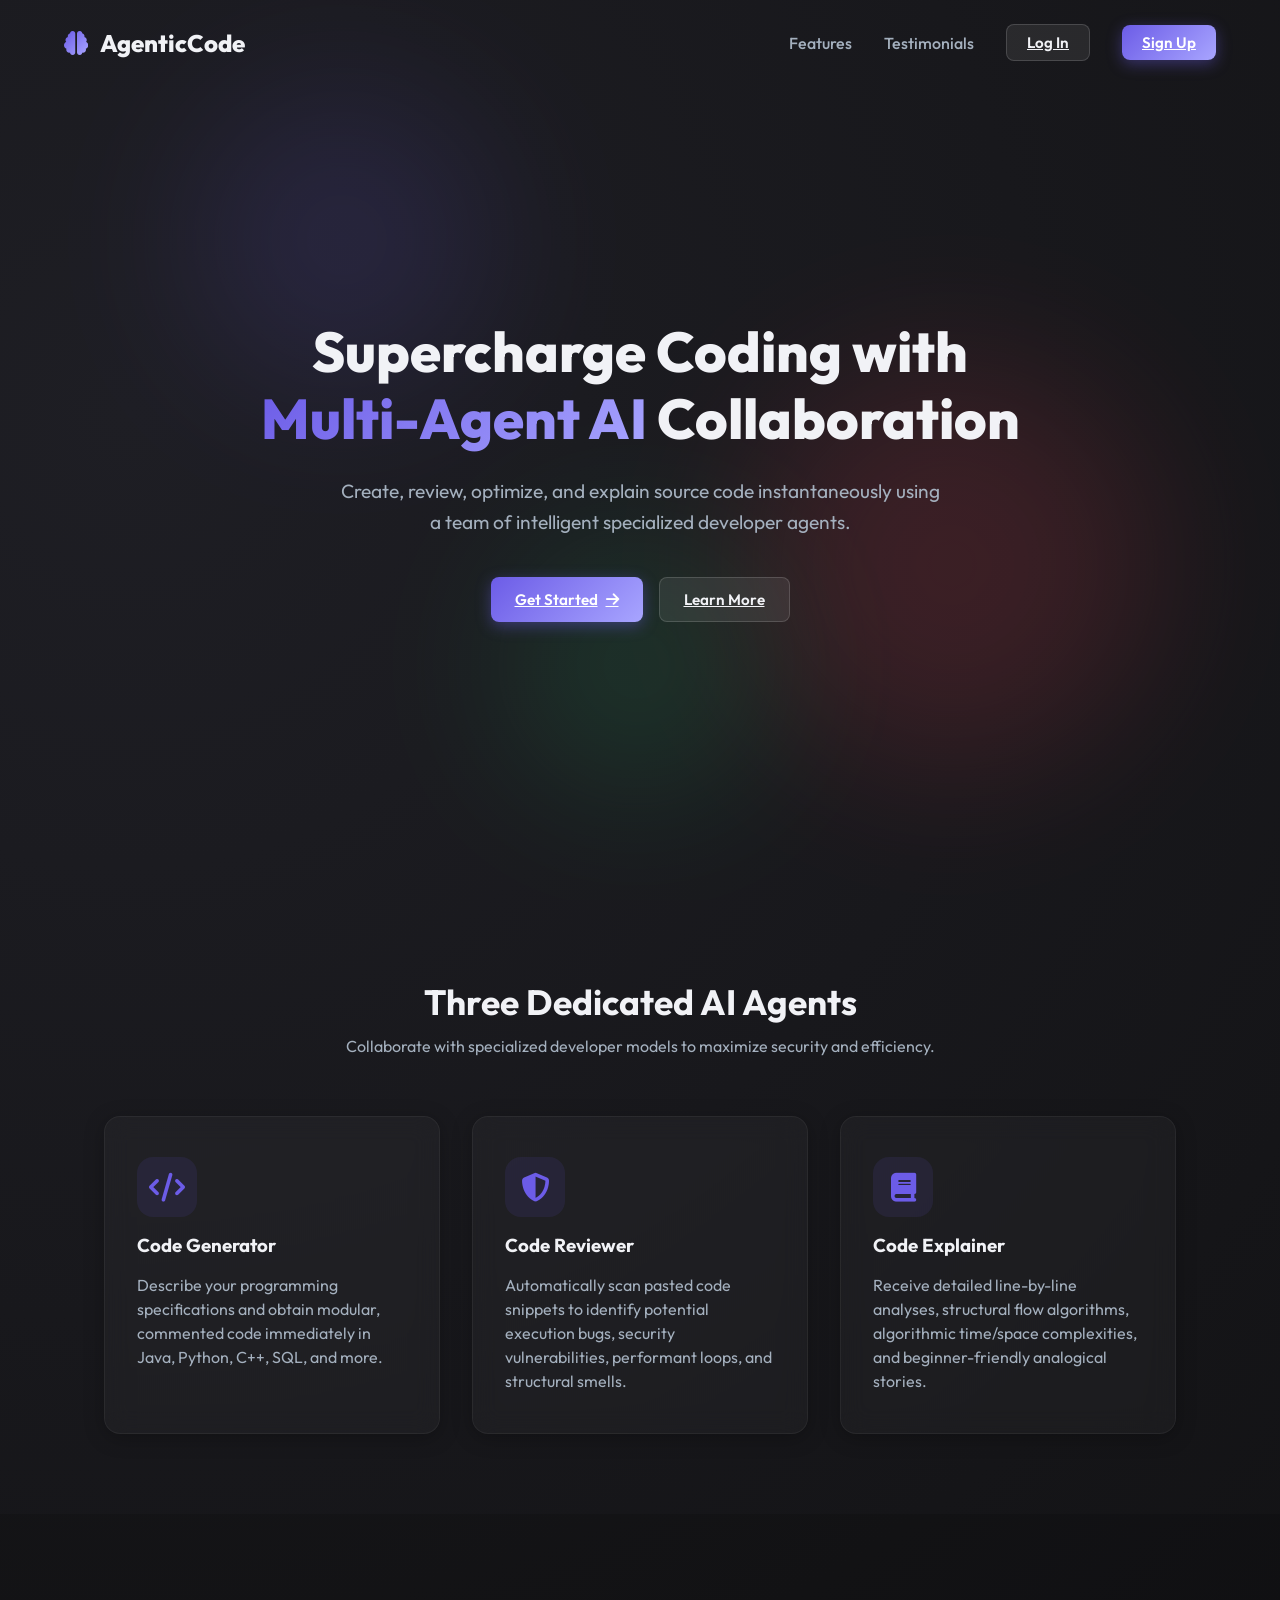
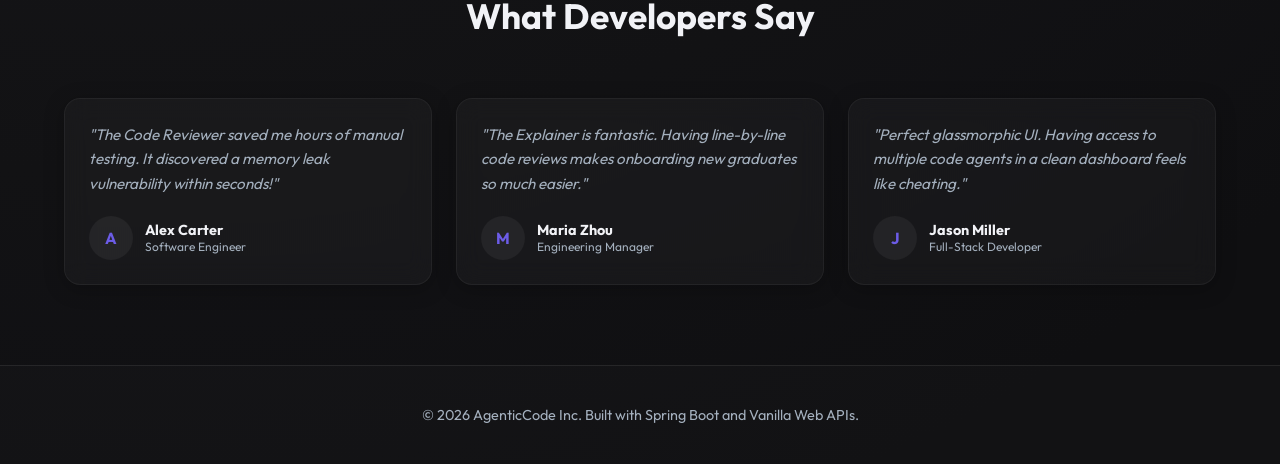
<file: frontend/index.html>
<!DOCTYPE html>
<html lang="en">
<head>
    <meta charset="UTF-8">
    <meta name="viewport" content="width=device-width, initial-scale=1.0">
    <title>AI Multi-Agent Code Assistant</title>
    <link rel="stylesheet" href="css/theme.css">
    <link rel="stylesheet" href="css/common.css">
    <link rel="stylesheet" href="css/animations.css">
    <link rel="stylesheet" href="https://cdnjs.cloudflare.com/ajax/libs/font-awesome/6.4.0/css/all.min.css">
    <style>
        /* Extra styles specific to index.html */
        .landing-navbar {
            display: flex;
            justify-content: space-between;
            align-items: center;
            padding: 24px 64px;
            position: absolute;
            top: 0;
            left: 0;
            width: 100%;
            z-index: 10;
        }
        @media(max-width: 768px) {
            .landing-navbar {
                padding: 24px;
            }
        }
        .landing-logo {
            display: flex;
            align-items: center;
            gap: 12px;
            font-size: 1.5rem;
            font-weight: 800;
            color: var(--text-color);
            text-decoration: none;
        }
        .landing-logo i {
            background: var(--accent-gradient);
            -webkit-background-clip: text;
            -webkit-text-fill-color: transparent;
        }
        .nav-links {
            display: flex;
            gap: 32px;
            align-items: center;
        }
        @media(max-width: 768px) {
            .nav-links {
                gap: 12px;
            }
            .nav-links .nav-link {
                display: none;
            }
        }
        .nav-link {
            color: var(--text-muted);
            text-decoration: none;
            font-weight: 500;
            transition: color 0.2s ease;
        }
        .nav-link:hover {
            color: var(--text-color);
        }
        .hero-section {
            display: flex;
            flex-direction: column;
            align-items: center;
            justify-content: center;
            text-align: center;
            min-height: 100vh;
            padding: 120px 24px 80px 24px;
            position: relative;
        }
        .hero-title {
            font-size: 3.5rem;
            font-weight: 800;
            line-height: 1.2;
            margin-bottom: 24px;
            max-width: 800px;
        }
        @media(max-width: 768px) {
            .hero-title {
                font-size: 2.2rem;
            }
        }
        .hero-title span {
            background: var(--accent-gradient);
            -webkit-background-clip: text;
            -webkit-text-fill-color: transparent;
        }
        .hero-desc {
            font-size: 1.2rem;
            color: var(--text-muted);
            max-width: 600px;
            margin-bottom: 40px;
            line-height: 1.6;
        }
        .hero-cta {
            display: flex;
            gap: 16px;
        }
        .features-section {
            padding: 80px 64px;
            max-width: 1200px;
            margin: 0 auto;
        }
        @media(max-width: 768px) {
            .features-section {
                padding: 40px 24px;
            }
        }
        .section-header-center {
            text-align: center;
            margin-bottom: 60px;
        }
        .section-header-center h2 {
            font-size: 2.2rem;
            font-weight: 700;
            margin-bottom: 12px;
        }
        .features-grid {
            display: grid;
            grid-template-columns: repeat(auto-fit, minmax(300px, 1fr));
            gap: 32px;
        }
        .feature-card {
            padding: 40px 32px;
            display: flex;
            flex-direction: column;
            gap: 16px;
        }
        .feature-icon {
            width: 60px;
            height: 60px;
            border-radius: 16px;
            background: rgba(108, 92, 231, 0.1);
            color: var(--accent-color);
            display: flex;
            align-items: center;
            justify-content: center;
            font-size: 1.8rem;
        }
        .testimonials-section {
            padding: 80px 64px;
            background: rgba(0, 0, 0, 0.15);
        }
        @media(max-width: 768px) {
            .testimonials-section {
                padding: 40px 24px;
            }
        }
        .testimonials-grid {
            display: grid;
            grid-template-columns: repeat(auto-fit, minmax(280px, 1fr));
            gap: 24px;
            max-width: 1200px;
            margin: 0 auto;
        }
        .testimonial-card {
            padding: 24px;
        }
        .testimonial-quote {
            font-size: 0.95rem;
            line-height: 1.6;
            color: var(--text-muted);
            margin-bottom: 20px;
            font-style: italic;
        }
        .testimonial-user {
            display: flex;
            align-items: center;
            gap: 12px;
        }
        .testimonial-avatar {
            width: 44px;
            height: 44px;
            border-radius: 50%;
            background: rgba(255,255,255,0.05);
            display: flex;
            align-items: center;
            justify-content: center;
            color: var(--accent-color);
            font-weight: 700;
        }
        .landing-footer {
            text-align: center;
            padding: 40px;
            color: var(--text-muted);
            border-top: 1px solid var(--glass-border);
            font-size: 0.9rem;
        }
    </style>
</head>
<body>
    <div class="animated-blobs">
        <div class="blob blob-1"></div>
        <div class="blob blob-2"></div>
        <div class="blob blob-3"></div>
    </div>

    <!-- Header Navbar -->
    <header class="landing-navbar">
        <a href="index.html" class="landing-logo">
            <i class="fa-solid fa-brain"></i> AgenticCode
        </a>
        <nav class="nav-links">
            <a href="#features" class="nav-link">Features</a>
            <a href="#testimonials" class="nav-link">Testimonials</a>
            <a href="login.html" class="glass-btn glass-btn-secondary" style="padding: 8px 20px;">Log In</a>
            <a href="signup.html" class="glass-btn" style="padding: 8px 20px;">Sign Up</a>
        </nav>
    </header>

    <!-- Hero Section -->
    <section class="hero-section">
        <h1 class="hero-title">Supercharge Coding with <span>Multi-Agent AI</span> Collaboration</h1>
        <p class="hero-desc">Create, review, optimize, and explain source code instantaneously using a team of intelligent specialized developer agents.</p>
        <div class="hero-cta">
            <a href="signup.html" class="glass-btn">Get Started <i class="fa-solid fa-arrow-right"></i></a>
            <a href="#features" class="glass-btn glass-btn-secondary">Learn More</a>
        </div>
    </section>

    <!-- Features -->
    <section id="features" class="features-section">
        <div class="section-header-center">
            <h2>Three Dedicated AI Agents</h2>
            <p style="color: var(--text-muted);">Collaborate with specialized developer models to maximize security and efficiency.</p>
        </div>
        <div class="features-grid">
            <div class="glass-card feature-card">
                <div class="feature-icon"><i class="fa-solid fa-code"></i></div>
                <h3>Code Generator</h3>
                <p style="color: var(--text-muted); line-height: 1.5;">Describe your programming specifications and obtain modular, commented code immediately in Java, Python, C++, SQL, and more.</p>
            </div>
            <div class="glass-card feature-card">
                <div class="feature-icon"><i class="fa-solid fa-shield-halved"></i></div>
                <h3>Code Reviewer</h3>
                <p style="color: var(--text-muted); line-height: 1.5;">Automatically scan pasted code snippets to identify potential execution bugs, security vulnerabilities, performant loops, and structural smells.</p>
            </div>
            <div class="glass-card feature-card">
                <div class="feature-icon"><i class="fa-solid fa-book"></i></div>
                <h3>Code Explainer</h3>
                <p style="color: var(--text-muted); line-height: 1.5;">Receive detailed line-by-line analyses, structural flow algorithms, algorithmic time/space complexities, and beginner-friendly analogical stories.</p>
            </div>
        </div>
    </section>

    <!-- Testimonials -->
    <section id="testimonials" class="testimonials-section">
        <div class="section-header-center">
            <h2>What Developers Say</h2>
        </div>
        <div class="testimonials-grid">
            <div class="glass-card testimonial-card">
                <p class="testimonial-quote">"The Code Reviewer saved me hours of manual testing. It discovered a memory leak vulnerability within seconds!"</p>
                <div class="testimonial-user">
                    <div class="testimonial-avatar">A</div>
                    <div>
                        <h4 style="font-size: 0.9rem;">Alex Carter</h4>
                        <p style="font-size: 0.75rem; color: var(--text-muted);">Software Engineer</p>
                    </div>
                </div>
            </div>
            <div class="glass-card testimonial-card">
                <p class="testimonial-quote">"The Explainer is fantastic. Having line-by-line code reviews makes onboarding new graduates so much easier."</p>
                <div class="testimonial-user">
                    <div class="testimonial-avatar">M</div>
                    <div>
                        <h4 style="font-size: 0.9rem;">Maria Zhou</h4>
                        <p style="font-size: 0.75rem; color: var(--text-muted);">Engineering Manager</p>
                    </div>
                </div>
            </div>
            <div class="glass-card testimonial-card">
                <p class="testimonial-quote">"Perfect glassmorphic UI. Having access to multiple code agents in a clean dashboard feels like cheating."</p>
                <div class="testimonial-user">
                    <div class="testimonial-avatar">J</div>
                    <div>
                        <h4 style="font-size: 0.9rem;">Jason Miller</h4>
                        <p style="font-size: 0.75rem; color: var(--text-muted);">Full-Stack Developer</p>
                    </div>
                </div>
            </div>
        </div>
    </section>

    <!-- Footer -->
    <footer class="landing-footer">
        <p>&copy; 2026 AgenticCode Inc. Built with Spring Boot and Vanilla Web APIs.</p>
    </footer>

    <script src="js/theme.js"></script>
    <script src="js/auth.js"></script>
</body>
</html>
</file>
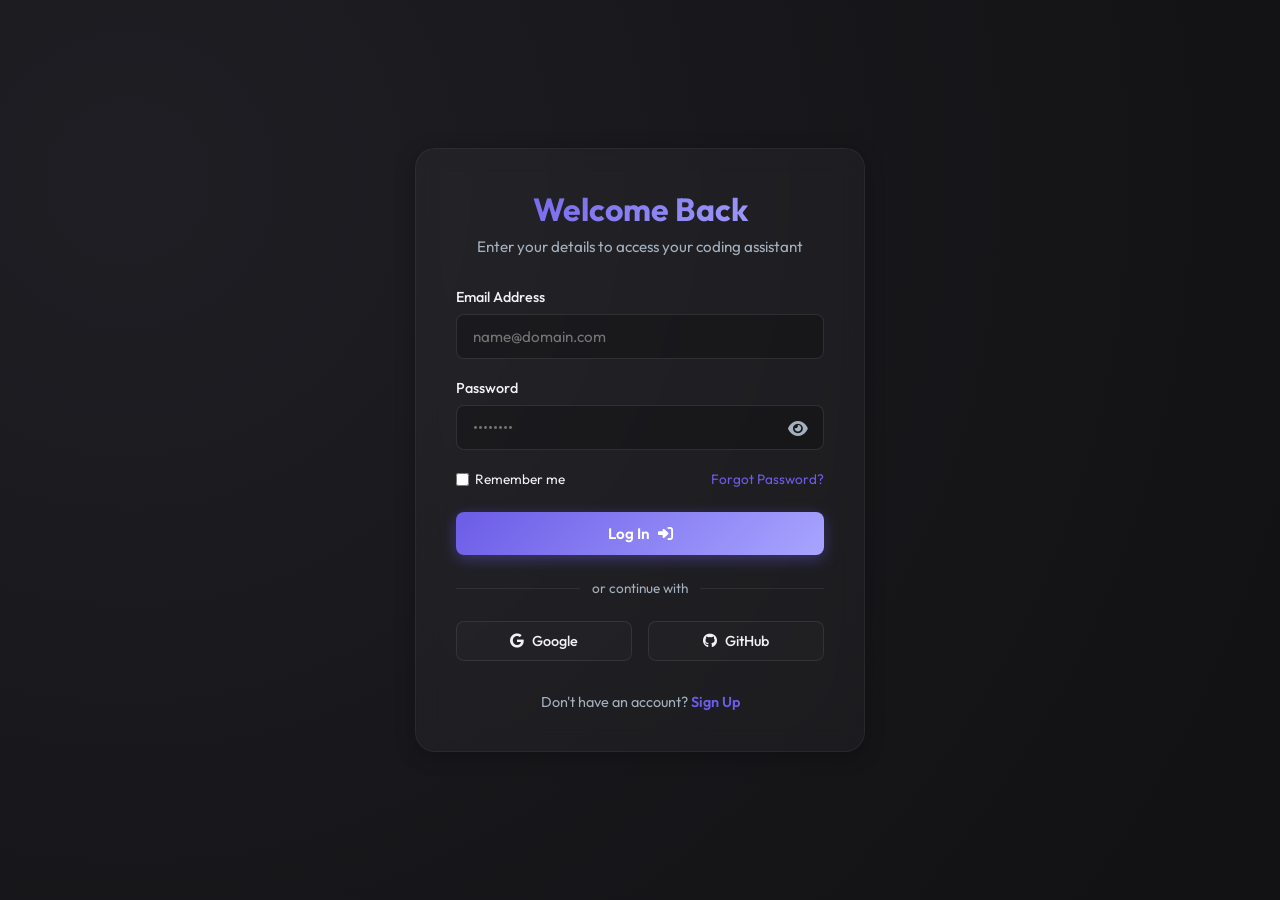
<file: frontend/dashboard.html>
<!DOCTYPE html>
<html lang="en">
<head>
    <meta charset="UTF-8">
    <meta name="viewport" content="width=device-width, initial-scale=1.0">
    <title>Dashboard - AgenticCode</title>
    <link rel="stylesheet" href="css/theme.css">
    <link rel="stylesheet" href="css/common.css">
    <link rel="stylesheet" href="css/animations.css">
    <link rel="stylesheet" href="css/dashboard.css">
    <link rel="stylesheet" href="https://cdnjs.cloudflare.com/ajax/libs/font-awesome/6.4.0/css/all.min.css">
</head>
<body>
    <div class="animated-blobs">
        <div class="blob blob-1"></div>
        <div class="blob blob-2"></div>
    </div>

    <div class="app-container">
        <!-- Sidebar Navigation -->
        <aside class="sidebar glass-panel">
            <div class="sidebar-logo">
                <i class="fa-solid fa-brain"></i> AgenticCode
            </div>
            
            <ul class="sidebar-menu">
                <li class="sidebar-menu-item active">
                    <a href="dashboard.html"><i class="fa-solid fa-chart-line"></i> Dashboard</a>
                </li>
                <li class="sidebar-menu-item">
                    <a href="generate.html"><i class="fa-solid fa-code"></i> Code Generator</a>
                </li>
                <li class="sidebar-menu-item">
                    <a href="review.html"><i class="fa-solid fa-shield-halved"></i> Code Reviewer</a>
                </li>
                <li class="sidebar-menu-item">
                    <a href="explain.html"><i class="fa-solid fa-book"></i> Code Explainer</a>
                </li>
                <li class="sidebar-menu-item">
                    <a href="history.html"><i class="fa-solid fa-clock-rotate-left"></i> History</a>
                </li>
                <li class="sidebar-menu-item">
                    <a href="profile.html"><i class="fa-solid fa-user"></i> Profile</a>
                </li>
                <li class="sidebar-menu-item">
                    <a href="settings.html"><i class="fa-solid fa-gear"></i> Settings</a>
                </li>
            </ul>

            <ul class="sidebar-menu" style="margin-top: auto;">
                <li class="sidebar-menu-item">
                    <a href="#" onclick="auth.logout()"><i class="fa-solid fa-right-from-bracket" style="color: #ff4757;"></i> Log Out</a>
                </li>
            </ul>
        </aside>

        <!-- Main Content Area -->
        <main class="main-content">
            <!-- Top Navbar -->
            <header class="top-navbar glass-panel">
                <div class="page-title-area">
                    <h2 style="font-size: 1.25rem; font-weight: 700;">Welcome, <span class="user-name-display">Developer</span>!</h2>
                    <p style="font-size: 0.8rem; color: var(--text-muted);">Here is your multi-agent status summary</p>
                </div>
                
                <div class="nav-actions">
                    <button class="icon-btn" onclick="theme.toggle()" title="Toggle Dark/Light Mode">
                        <i class="fa-solid fa-circle-half-stroke"></i>
                    </button>
                    <button class="icon-btn" onclick="alert('No new notifications')" title="Notifications">
                        <i class="fa-solid fa-bell"></i>
                    </button>
                    <img src="data:image/svg+xml;utf8,<svg xmlns='http://www.w3.org/2000/svg' viewBox='0 0 24 24' fill='%23ffffff'><rect width='24' height='24' fill='%233a3f58'/><path d='M12 12c2.21 0 4-1.79 4-4s-1.79-4-4-4-4 1.79-4 4 1.79 4 4 4zm0 2c-2.67 0-8 1.34-8 4v2h16v-2c0-2.66-5.33-4-8-4z'/></svg>" alt="Profile" class="user-avatar">
                </div>
            </header>

            <!-- Metrics Statistics Cards Grid -->
            <section class="metrics-grid">
                <div class="glass-card metric-card">
                    <div class="metric-info">
                        <span class="metric-title">Total Requests</span>
                        <span id="total-requests" class="metric-value">0</span>
                    </div>
                    <div class="metric-icon color-1"><i class="fa-solid fa-chart-bar"></i></div>
                </div>
                <div class="glass-card metric-card">
                    <div class="metric-info">
                        <span class="metric-title">Generated Codes</span>
                        <span id="ai-usage" class="metric-value">0</span>
                    </div>
                    <div class="metric-icon color-2"><i class="fa-solid fa-code"></i></div>
                </div>
                <div class="glass-card metric-card">
                    <div class="metric-info">
                        <span class="metric-title">Code Reviews</span>
                        <span id="total-reviews" class="metric-value">0</span>
                    </div>
                    <div class="metric-icon color-3"><i class="fa-solid fa-shield-halved"></i></div>
                </div>
                <div class="glass-card metric-card">
                    <div class="metric-info">
                        <span class="metric-title">Explanations</span>
                        <span id="total-explanations" class="metric-value">0</span>
                    </div>
                    <div class="metric-icon color-4"><i class="fa-solid fa-book"></i></div>
                </div>
            </section>

            <!-- Chart & Activity Row Section -->
            <section class="dashboard-sections">
                <!-- Analytics Chart -->
                <div class="glass-card section-card">
                    <div class="section-header">
                        <h3 class="section-title">Usage Statistics</h3>
                        <span style="font-size: 0.8rem; color: var(--text-muted);">Real-time count ratio</span>
                    </div>
                    <div class="chart-container">
                        <div class="chart-bar-wrapper">
                            <div id="bar-generate" class="chart-bar" style="height: 10%;"></div>
                            <span class="chart-bar-label">Generator</span>
                        </div>
                        <div class="chart-bar-wrapper">
                            <div id="bar-review" class="chart-bar" style="height: 10%; background: linear-gradient(135deg, #00b894 0%, #55efc4 100%);"></div>
                            <span class="chart-bar-label">Reviewer</span>
                        </div>
                        <div class="chart-bar-wrapper">
                            <div id="bar-explain" class="chart-bar" style="height: 10%; background: linear-gradient(135deg, #0984e3 0%, #74b9ff 100%);"></div>
                            <span class="chart-bar-label">Explainer</span>
                        </div>
                    </div>
                </div>

                <!-- Recent Activity Logs -->
                <div class="glass-card section-card">
                    <div class="section-header">
                        <h3 class="section-title">Recent Activity</h3>
                        <a href="history.html" style="font-size: 0.8rem; color: var(--accent-color); text-decoration: none;">View All</a>
                    </div>
                    <div id="activity-list" class="activity-list">
                        <!-- Filled by dashboard.js -->
                    </div>
                </div>
            </section>
        </main>
    </div>

    <script src="js/theme.js"></script>
    <script src="js/utils.js"></script>
    <script src="js/api.js"></script>
    <script src="js/auth.js"></script>
    <script src="js/dashboard.js"></script>
</body>
</html>
</file>
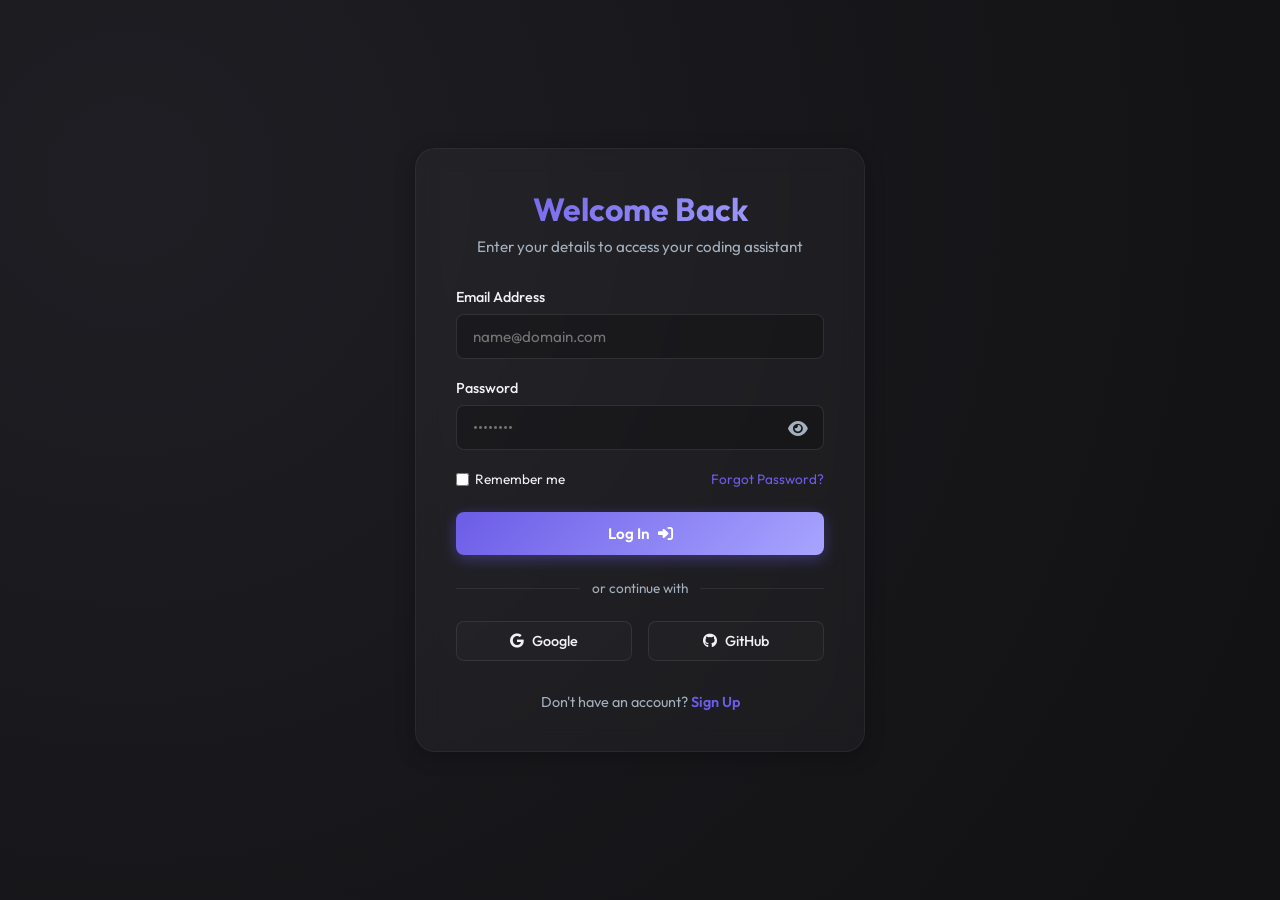
<file: frontend/explain.html>
<!DOCTYPE html>
<html lang="en">
<head>
    <meta charset="UTF-8">
    <meta name="viewport" content="width=device-width, initial-scale=1.0">
    <title>Code Explainer - AgenticCode</title>
    <link rel="stylesheet" href="css/theme.css">
    <link rel="stylesheet" href="css/common.css">
    <link rel="stylesheet" href="css/animations.css">
    <link rel="stylesheet" href="css/review.css">
    <link rel="stylesheet" href="https://cdnjs.cloudflare.com/ajax/libs/font-awesome/6.4.0/css/all.min.css">
</head>
<body>
    <div class="animated-blobs">
        <div class="blob blob-1"></div>
        <div class="blob blob-2"></div>
    </div>

    <div class="app-container">
        <!-- Sidebar Navigation -->
        <aside class="sidebar glass-panel">
            <div class="sidebar-logo">
                <i class="fa-solid fa-brain"></i> AgenticCode
            </div>
            
            <ul class="sidebar-menu">
                <li class="sidebar-menu-item">
                    <a href="dashboard.html"><i class="fa-solid fa-chart-line"></i> Dashboard</a>
                </li>
                <li class="sidebar-menu-item">
                    <a href="generate.html"><i class="fa-solid fa-code"></i> Code Generator</a>
                </li>
                <li class="sidebar-menu-item">
                    <a href="review.html"><i class="fa-solid fa-shield-halved"></i> Code Reviewer</a>
                </li>
                <li class="sidebar-menu-item active">
                    <a href="explain.html"><i class="fa-solid fa-book"></i> Code Explainer</a>
                </li>
                <li class="sidebar-menu-item">
                    <a href="history.html"><i class="fa-solid fa-clock-rotate-left"></i> History</a>
                </li>
                <li class="sidebar-menu-item">
                    <a href="profile.html"><i class="fa-solid fa-user"></i> Profile</a>
                </li>
                <li class="sidebar-menu-item">
                    <a href="settings.html"><i class="fa-solid fa-gear"></i> Settings</a>
                </li>
            </ul>

            <ul class="sidebar-menu" style="margin-top: auto;">
                <li class="sidebar-menu-item">
                    <a href="#" onclick="auth.logout()"><i class="fa-solid fa-right-from-bracket" style="color: #ff4757;"></i> Log Out</a>
                </li>
            </ul>
        </aside>

        <!-- Main Content Area -->
        <main class="main-content">
            <!-- Top Navbar -->
            <header class="top-navbar glass-panel">
                <div class="page-title-area">
                    <h2 style="font-size: 1.25rem; font-weight: 700;">Code Explainer</h2>
                    <p style="font-size: 0.8rem; color: var(--text-muted);">Obtain clear, line-by-line analyses and analogies</p>
                </div>
                
                <div class="nav-actions">
                    <button class="icon-btn" onclick="theme.toggle()" title="Toggle Dark/Light Mode">
                        <i class="fa-solid fa-circle-half-stroke"></i>
                    </button>
                    <img src="data:image/svg+xml;utf8,<svg xmlns='http://www.w3.org/2000/svg' viewBox='0 0 24 24' fill='%23ffffff'><rect width='24' height='24' fill='%233a3f58'/><path d='M12 12c2.21 0 4-1.79 4-4s-1.79-4-4-4-4 1.79-4 4 1.79 4 4 4zm0 2c-2.67 0-8 1.34-8 4v2h16v-2c0-2.66-5.33-4-8-4z'/></svg>" alt="Profile" class="user-avatar">
                </div>
            </header>

            <!-- Explainer Layout -->
            <section class="generator-container">
                <!-- Left Input Panel -->
                <div class="glass-card input-panel">
                    <div class="panel-header">
                        <h3 class="panel-title">Source Code Input</h3>
                        <div class="panel-controls">
                            <select id="language-select" class="glass-input" style="padding: 8px 12px; font-size: 0.85rem;">
                                <option value="Java">Java</option>
                                <option value="Python">Python</option>
                                <option value="C++">C++</option>
                                <option value="JavaScript">JavaScript</option>
                                <option value="HTML">HTML</option>
                                <option value="CSS">CSS</option>
                                <option value="SQL">SQL</option>
                            </select>
                        </div>
                    </div>

                    <div class="input-area-wrapper">
                        <textarea id="code-input-text" class="requirement-textarea" placeholder="// Paste your source code here for explanation..."></textarea>
                        <span class="char-counter"><span id="char-count">0</span> characters</span>
                    </div>

                    <div style="margin-top: 20px; display: flex; gap: 12px;">
                        <button id="explain-btn" class="glass-btn" style="flex: 1;">
                            Explain Code <i class="fa-solid fa-book"></i>
                        </button>
                        <button id="clear-btn" class="glass-btn glass-btn-secondary" style="padding: 12px 18px;" title="Clear input text">
                            <i class="fa-solid fa-eraser"></i>
                        </button>
                    </div>
                </div>

                <!-- Right Explanation Panel -->
                <div class="glass-card output-panel">
                    <div class="panel-header">
                        <h3 class="panel-title">Explanation Analysis</h3>
                        <div class="panel-controls">
                            <button id="copy-report-btn" class="terminal-btn"><i class="fa-solid fa-copy"></i> Copy Explanation</button>
                            <button id="download-report-btn" class="terminal-btn"><i class="fa-solid fa-download"></i> Download</button>
                        </div>
                    </div>

                    <div id="report-container" style="flex: 1; overflow-y: auto; padding-right: 8px;">
                        <div style="color: var(--text-muted);">// Paste code and click Explain Code to view detailed analysis...</div>
                    </div>
                </div>
            </section>
        </main>
    </div>

    <script src="js/theme.js"></script>
    <script src="js/utils.js"></script>
    <script src="js/api.js"></script>
    <script src="js/auth.js"></script>
    <script src="js/explain.js"></script>
</body>
</html>
</file>
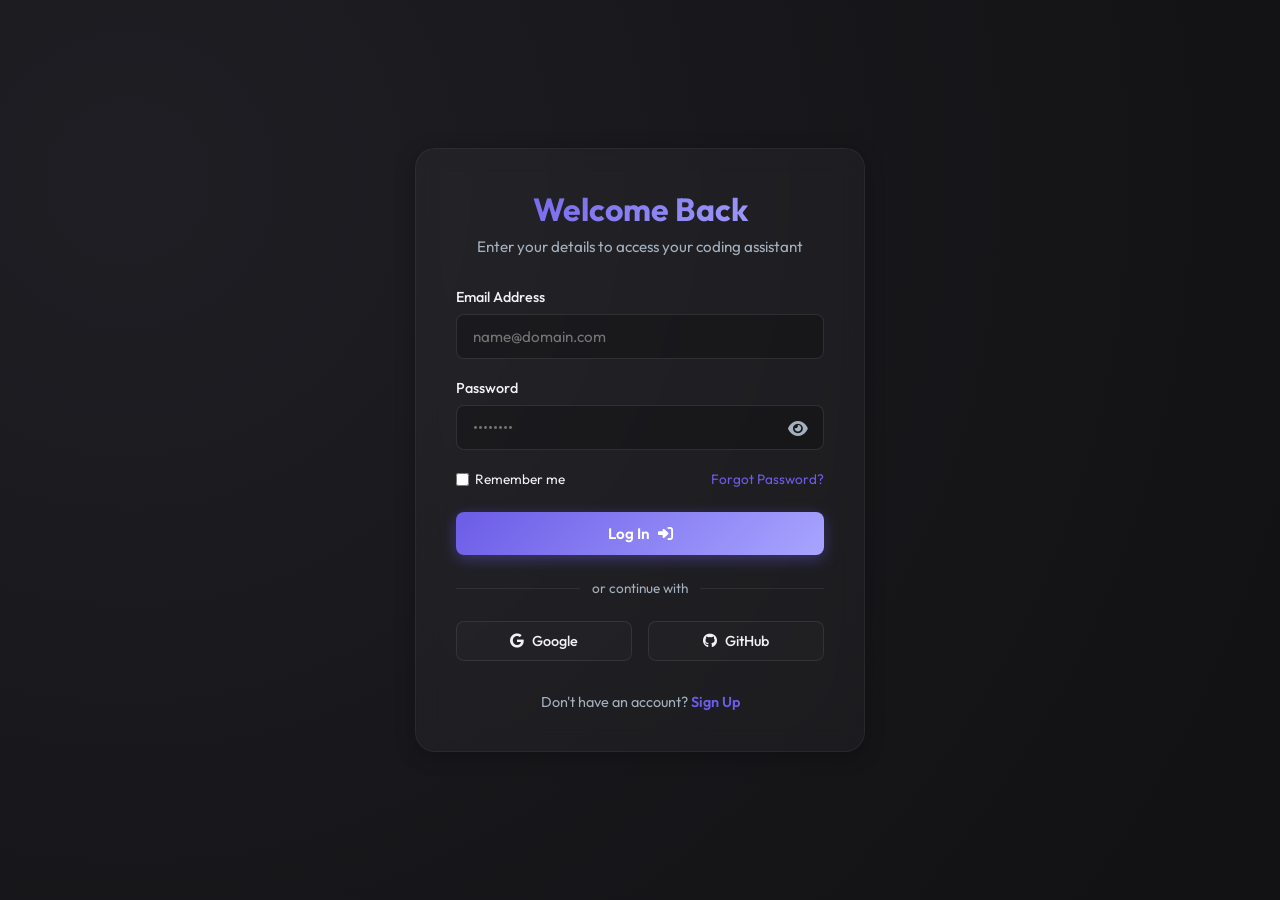
<file: frontend/generate.html>
<!DOCTYPE html>
<html lang="en">
<head>
    <meta charset="UTF-8">
    <meta name="viewport" content="width=device-width, initial-scale=1.0">
    <title>Code Generator - AgenticCode</title>
    <link rel="stylesheet" href="css/theme.css">
    <link rel="stylesheet" href="css/common.css">
    <link rel="stylesheet" href="css/animations.css">
    <link rel="stylesheet" href="css/generate.css">
    <link rel="stylesheet" href="https://cdnjs.cloudflare.com/ajax/libs/font-awesome/6.4.0/css/all.min.css">
</head>
<body>
    <div class="animated-blobs">
        <div class="blob blob-1"></div>
        <div class="blob blob-2"></div>
    </div>

    <div class="app-container">
        <!-- Sidebar Navigation -->
        <aside class="sidebar glass-panel">
            <div class="sidebar-logo">
                <i class="fa-solid fa-brain"></i> AgenticCode
            </div>
            
            <ul class="sidebar-menu">
                <li class="sidebar-menu-item">
                    <a href="dashboard.html"><i class="fa-solid fa-chart-line"></i> Dashboard</a>
                </li>
                <li class="sidebar-menu-item active">
                    <a href="generate.html"><i class="fa-solid fa-code"></i> Code Generator</a>
                </li>
                <li class="sidebar-menu-item">
                    <a href="review.html"><i class="fa-solid fa-shield-halved"></i> Code Reviewer</a>
                </li>
                <li class="sidebar-menu-item">
                    <a href="explain.html"><i class="fa-solid fa-book"></i> Code Explainer</a>
                </li>
                <li class="sidebar-menu-item">
                    <a href="history.html"><i class="fa-solid fa-clock-rotate-left"></i> History</a>
                </li>
                <li class="sidebar-menu-item">
                    <a href="profile.html"><i class="fa-solid fa-user"></i> Profile</a>
                </li>
                <li class="sidebar-menu-item">
                    <a href="settings.html"><i class="fa-solid fa-gear"></i> Settings</a>
                </li>
            </ul>

            <ul class="sidebar-menu" style="margin-top: auto;">
                <li class="sidebar-menu-item">
                    <a href="#" onclick="auth.logout()"><i class="fa-solid fa-right-from-bracket" style="color: #ff4757;"></i> Log Out</a>
                </li>
            </ul>
        </aside>

        <!-- Main Content Area -->
        <main class="main-content">
            <!-- Top Navbar -->
            <header class="top-navbar glass-panel">
                <div class="page-title-area">
                    <h2 style="font-size: 1.25rem; font-weight: 700;">Code Generator</h2>
                    <p style="font-size: 0.8rem; color: var(--text-muted);">Instruct AI to generate clean source code</p>
                </div>
                
                <div class="nav-actions">
                    <button class="icon-btn" onclick="theme.toggle()" title="Toggle Dark/Light Mode">
                        <i class="fa-solid fa-circle-half-stroke"></i>
                    </button>
                    <img src="data:image/svg+xml;utf8,<svg xmlns='http://www.w3.org/2000/svg' viewBox='0 0 24 24' fill='%23ffffff'><rect width='24' height='24' fill='%233a3f58'/><path d='M12 12c2.21 0 4-1.79 4-4s-1.79-4-4-4-4 1.79-4 4 1.79 4 4 4zm0 2c-2.67 0-8 1.34-8 4v2h16v-2c0-2.66-5.33-4-8-4z'/></svg>" alt="Profile" class="user-avatar">
                </div>
            </header>

            <!-- Generator Layout -->
            <section class="generator-container">
                <!-- Left Input Panel -->
                <div class="glass-card input-panel">
                    <div class="panel-header">
                        <h3 class="panel-title">Code Specifications</h3>
                        <div class="panel-controls">
                            <select id="language-select" class="glass-input" style="padding: 8px 12px; font-size: 0.85rem;">
                                <option value="Java">Java</option>
                                <option value="Python">Python</option>
                                <option value="C++">C++</option>
                                <option value="JavaScript">JavaScript</option>
                                <option value="HTML">HTML</option>
                                <option value="CSS">CSS</option>
                                <option value="SQL">SQL</option>
                            </select>
                        </div>
                    </div>

                    <div class="input-area-wrapper">
                        <textarea id="requirement-text" class="requirement-textarea" placeholder="E.g., Write a function in JavaScript to check if a number is prime..."></textarea>
                        <span class="char-counter"><span id="char-count">0</span> characters</span>
                    </div>

                    <div style="margin-top: 20px; display: flex; gap: 12px;">
                        <button id="generate-btn" class="glass-btn" style="flex: 1;">
                            Generate Code <i class="fa-solid fa-wand-magic-sparkles"></i>
                        </button>
                        <button id="clear-btn" class="glass-btn glass-btn-secondary" style="padding: 12px 18px;" title="Clear input text">
                            <i class="fa-solid fa-eraser"></i>
                        </button>
                    </div>
                </div>

                <!-- Right Output Panel -->
                <div class="glass-card output-panel">
                    <div class="panel-header">
                        <h3 class="panel-title">Generated Output</h3>
                        <div class="panel-controls">
                            <button id="copy-code-btn" class="terminal-btn"><i class="fa-solid fa-copy"></i> Copy</button>
                            <button id="download-code-btn" class="terminal-btn"><i class="fa-solid fa-download"></i> Download</button>
                        </div>
                    </div>

                    <div id="code-terminal" class="code-terminal">
                        <pre><code id="code-terminal-pre">// Output terminal ready. Input a requirement...</code></pre>
                    </div>
                </div>
            </section>
        </main>
    </div>

    <script src="js/theme.js"></script>
    <script src="js/utils.js"></script>
    <script src="js/api.js"></script>
    <script src="js/auth.js"></script>
    <script src="js/generate.js"></script>
</body>
</html>
</file>
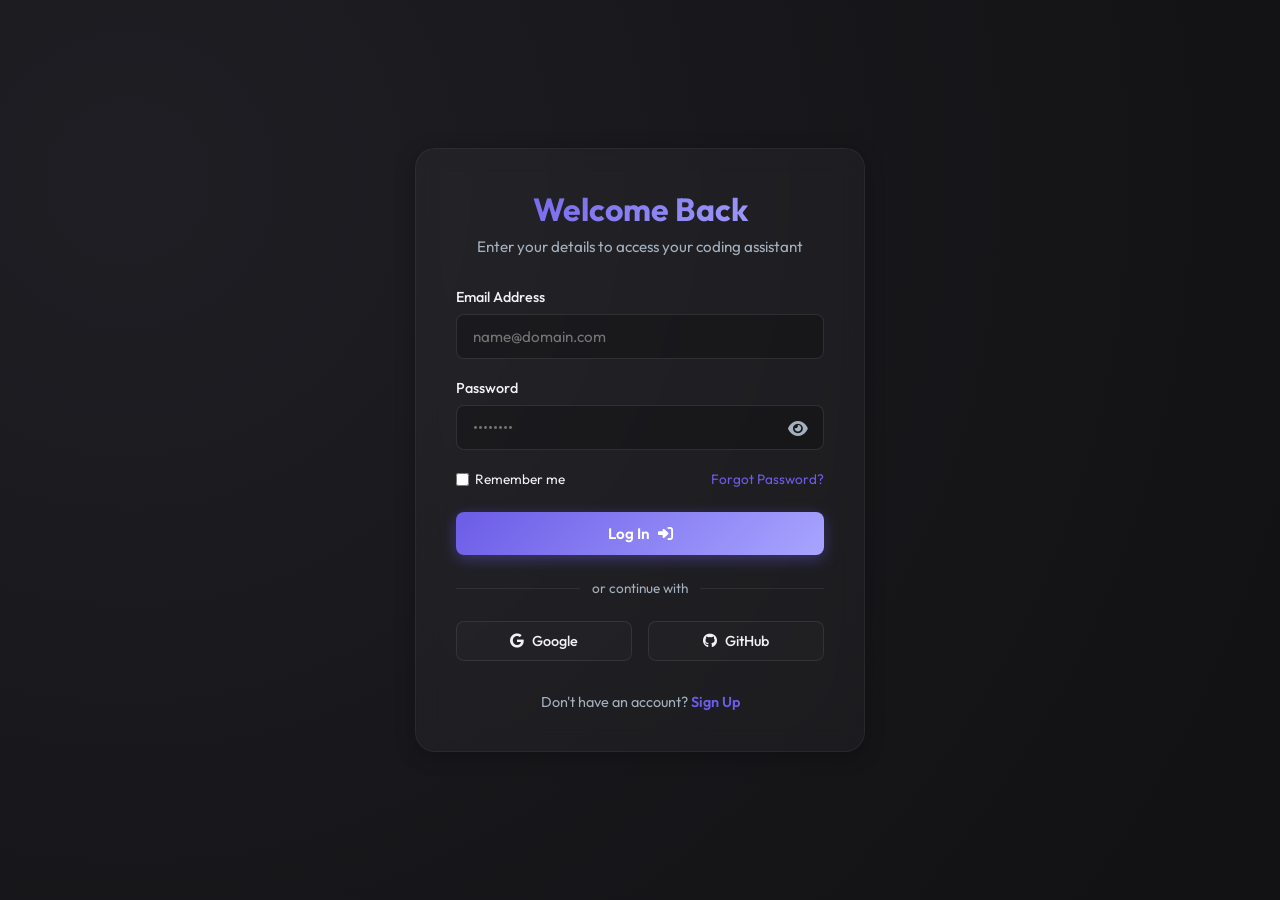
<file: frontend/history.html>
<!DOCTYPE html>
<html lang="en">
<head>
    <meta charset="UTF-8">
    <meta name="viewport" content="width=device-width, initial-scale=1.0">
    <title>Request History - AgenticCode</title>
    <link rel="stylesheet" href="css/theme.css">
    <link rel="stylesheet" href="css/common.css">
    <link rel="stylesheet" href="css/animations.css">
    <link rel="stylesheet" href="css/history.css">
    <link rel="stylesheet" href="https://cdnjs.cloudflare.com/ajax/libs/font-awesome/6.4.0/css/all.min.css">
</head>
<body>
    <div class="animated-blobs">
        <div class="blob blob-1"></div>
        <div class="blob blob-2"></div>
    </div>

    <div class="app-container">
        <!-- Sidebar Navigation -->
        <aside class="sidebar glass-panel">
            <div class="sidebar-logo">
                <i class="fa-solid fa-brain"></i> AgenticCode
            </div>
            
            <ul class="sidebar-menu">
                <li class="sidebar-menu-item">
                    <a href="dashboard.html"><i class="fa-solid fa-chart-line"></i> Dashboard</a>
                </li>
                <li class="sidebar-menu-item">
                    <a href="generate.html"><i class="fa-solid fa-code"></i> Code Generator</a>
                </li>
                <li class="sidebar-menu-item">
                    <a href="review.html"><i class="fa-solid fa-shield-halved"></i> Code Reviewer</a>
                </li>
                <li class="sidebar-menu-item">
                    <a href="explain.html"><i class="fa-solid fa-book"></i> Code Explainer</a>
                </li>
                <li class="sidebar-menu-item active">
                    <a href="history.html"><i class="fa-solid fa-clock-rotate-left"></i> History</a>
                </li>
                <li class="sidebar-menu-item">
                    <a href="profile.html"><i class="fa-solid fa-user"></i> Profile</a>
                </li>
                <li class="sidebar-menu-item">
                    <a href="settings.html"><i class="fa-solid fa-gear"></i> Settings</a>
                </li>
            </ul>

            <ul class="sidebar-menu" style="margin-top: auto;">
                <li class="sidebar-menu-item">
                    <a href="#" onclick="auth.logout()"><i class="fa-solid fa-right-from-bracket" style="color: #ff4757;"></i> Log Out</a>
                </li>
            </ul>
        </aside>

        <!-- Main Content Area -->
        <main class="main-content">
            <!-- Top Navbar -->
            <header class="top-navbar glass-panel">
                <div class="page-title-area">
                    <h2 style="font-size: 1.25rem; font-weight: 700;">Request History</h2>
                    <p style="font-size: 0.8rem; color: var(--text-muted);">Review past AI generations and logs</p>
                </div>
                
                <div class="nav-actions">
                    <button class="icon-btn" onclick="theme.toggle()" title="Toggle Dark/Light Mode">
                        <i class="fa-solid fa-circle-half-stroke"></i>
                    </button>
                    <img src="data:image/svg+xml;utf8,<svg xmlns='http://www.w3.org/2000/svg' viewBox='0 0 24 24' fill='%23ffffff'><rect width='24' height='24' fill='%233a3f58'/><path d='M12 12c2.21 0 4-1.79 4-4s-1.79-4-4-4-4 1.79-4 4 1.79 4 4 4zm0 2c-2.67 0-8 1.34-8 4v2h16v-2c0-2.66-5.33-4-8-4z'/></svg>" alt="Profile" class="user-avatar">
                </div>
            </header>

            <!-- History Main Table View -->
            <section class="glass-card" style="padding: 24px; display: flex; flex-direction: column; gap: 20px;">
                <div class="history-controls">
                    <div class="search-wrapper">
                        <i class="fa-solid fa-magnifying-glass"></i>
                        <input type="text" id="search-input" class="glass-input" placeholder="Search by language, agent, prompt...">
                    </div>
                </div>

                <div class="history-table-container">
                    <table class="history-table">
                        <thead>
                            <tr>
                                <th>Date & Time</th>
                                <th>Agent Used</th>
                                <th>Language</th>
                                <th>Prompt Preview</th>
                                <th>Status</th>
                                <th>Actions</th>
                            </tr>
                        </thead>
                        <tbody id="history-table-body">
                            <!-- Filled dynamically by history.js -->
                        </tbody>
                    </table>
                </div>

                <!-- Pagination Footer -->
                <div class="pagination">
                    <button id="prev-page-btn" class="page-btn"><i class="fa-solid fa-chevron-left"></i> Previous</button>
                    <span id="page-info" class="page-info">Page 1 of 1</span>
                    <button id="next-page-btn" class="page-btn">Next <i class="fa-solid fa-chevron-right"></i></button>
                </div>
            </section>
        </main>
    </div>

    <script src="js/theme.js"></script>
    <script src="js/utils.js"></script>
    <script src="js/api.js"></script>
    <script src="js/auth.js"></script>
    <script src="js/history.js"></script>
</body>
</html>
</file>
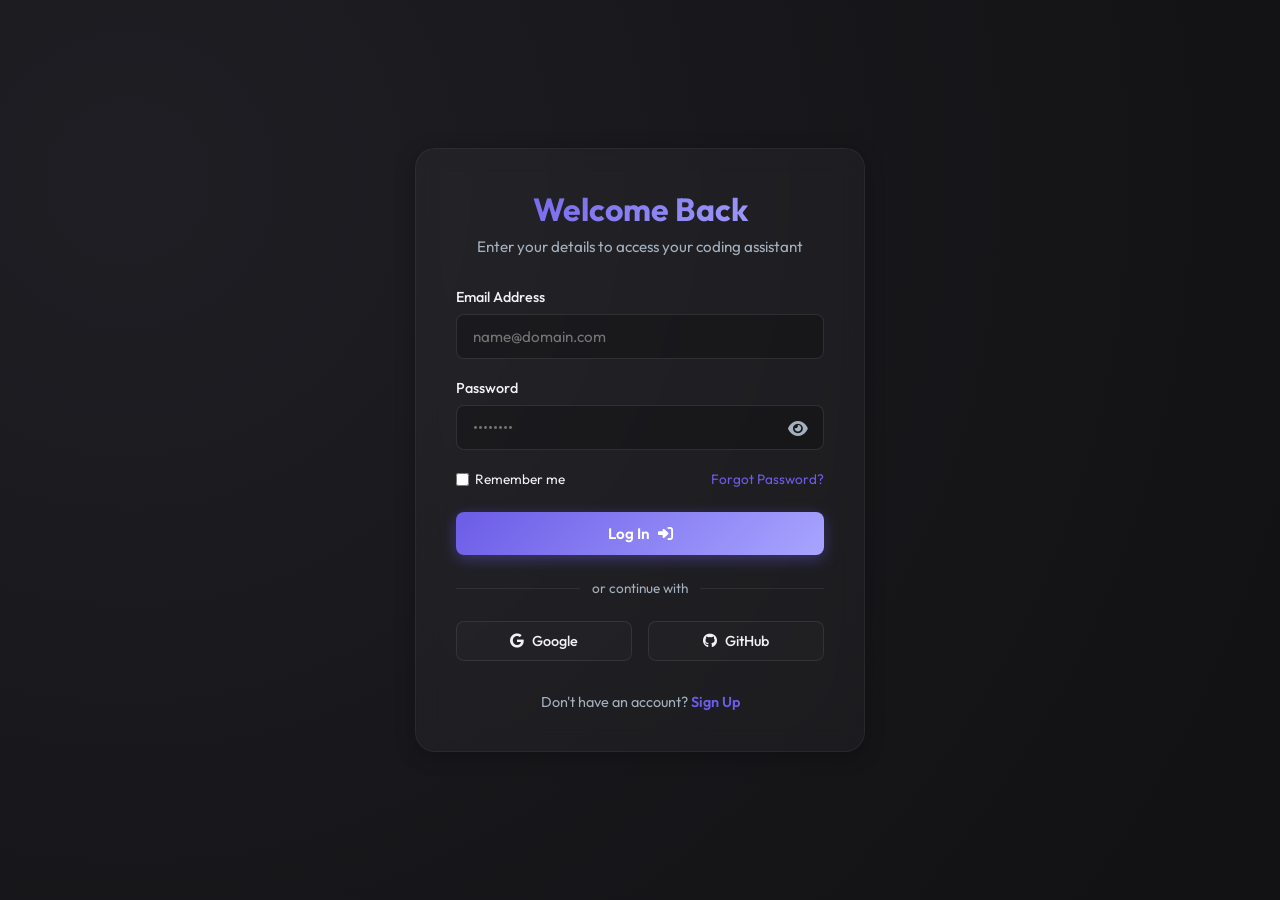
<file: frontend/login.html>
<!DOCTYPE html>
<html lang="en">
<head>
    <meta charset="UTF-8">
    <meta name="viewport" content="width=device-width, initial-scale=1.0">
    <title>Log In - AgenticCode</title>
    <link rel="stylesheet" href="css/theme.css">
    <link rel="stylesheet" href="css/common.css">
    <link rel="stylesheet" href="css/animations.css">
    <link rel="stylesheet" href="css/login.css">
    <link rel="stylesheet" href="https://cdnjs.cloudflare.com/ajax/libs/font-awesome/6.4.0/css/all.min.css">
</head>
<body>
    <div class="animated-blobs">
        <div class="blob blob-1"></div>
        <div class="blob blob-2"></div>
    </div>

    <div class="auth-wrapper">
        <div class="glass-card auth-card fade-in">
            <div class="auth-header">
                <h1>Welcome Back</h1>
                <p>Enter your details to access your coding assistant</p>
            </div>

            <form id="login-form">
                <div class="form-group">
                    <label for="email">Email Address</label>
                    <input type="email" id="email" class="glass-input" placeholder="name@domain.com" required>
                </div>

                <div class="form-group">
                    <label for="password">Password</label>
                    <div class="password-input-wrapper">
                        <input type="password" id="password" class="glass-input" placeholder="••••••••" required>
                        <button type="button" id="toggle-pw-btn" class="toggle-password">
                            <i class="fa-solid fa-eye"></i>
                        </button>
                    </div>
                </div>

                <div class="auth-options">
                    <label class="remember-me">
                        <input type="checkbox" id="remember-me"> Remember me
                    </label>
                    <a href="#" class="forgot-password" onclick="alert('Password reset link has been simulated!')">Forgot Password?</a>
                </div>

                <button type="submit" class="glass-btn" style="width: 100%;">
                    Log In <i class="fa-solid fa-right-to-bracket"></i>
                </button>
            </form>

            <div class="oauth-divider">or continue with</div>

            <div class="oauth-buttons">
                <button class="oauth-btn" onclick="alert('Google Login is not configured in this demo version')">
                    <i class="fa-brands fa-google"></i> Google
                </button>
                <button class="oauth-btn" onclick="alert('GitHub Login is not configured in this demo version')">
                    <i class="fa-brands fa-github"></i> GitHub
                </button>
            </div>

            <div class="auth-footer">
                Don't have an account? <a href="signup.html">Sign Up</a>
            </div>
        </div>
    </div>

    <script src="js/theme.js"></script>
    <script src="js/utils.js"></script>
    <script src="js/api.js"></script>
    <script src="js/validation.js"></script>
    <script src="js/auth.js"></script>
    <script>
        document.addEventListener('DOMContentLoaded', () => {
            const form = document.getElementById('login-form');
            const pwInput = document.getElementById('password');
            const togglePwBtn = document.getElementById('toggle-pw-btn');

            if (togglePwBtn) {
                togglePwBtn.addEventListener('click', () => {
                    const isPw = pwInput.type === 'password';
                    pwInput.type = isPw ? 'text' : 'password';
                    togglePwBtn.innerHTML = isPw ? '<i class="fa-solid fa-eye-slash"></i>' : '<i class="fa-solid fa-eye"></i>';
                });
            }

            if (form) {
                form.addEventListener('submit', async (e) => {
                    e.preventDefault();
                    const email = document.getElementById('email').value.trim();
                    const password = pwInput.value;

                    if (!validation.validateEmail(email)) {
                        utils.showToast('Please enter a valid email address', 'error');
                        return;
                    }

                    try {
                        utils.showLoader();
                        const data = await api.post('/auth/login', { email, password });
                        
                        localStorage.setItem('token', data.token);
                        localStorage.setItem('user', JSON.stringify({
                            id: data.id,
                            name: data.name,
                            email: data.email,
                            role: data.role
                        }));

                        utils.showToast(`Welcome back, ${data.name}!`, 'success');
                        
                        setTimeout(() => {
                            window.location.href = 'dashboard.html';
                        }, 1000);

                    } catch (err) {
                        utils.showToast(err.message || 'Login failed. Please verify credentials.', 'error');
                    } finally {
                        utils.hideLoader();
                    }
                });
            }
        });
    </script>
</body>
</html>
</file>
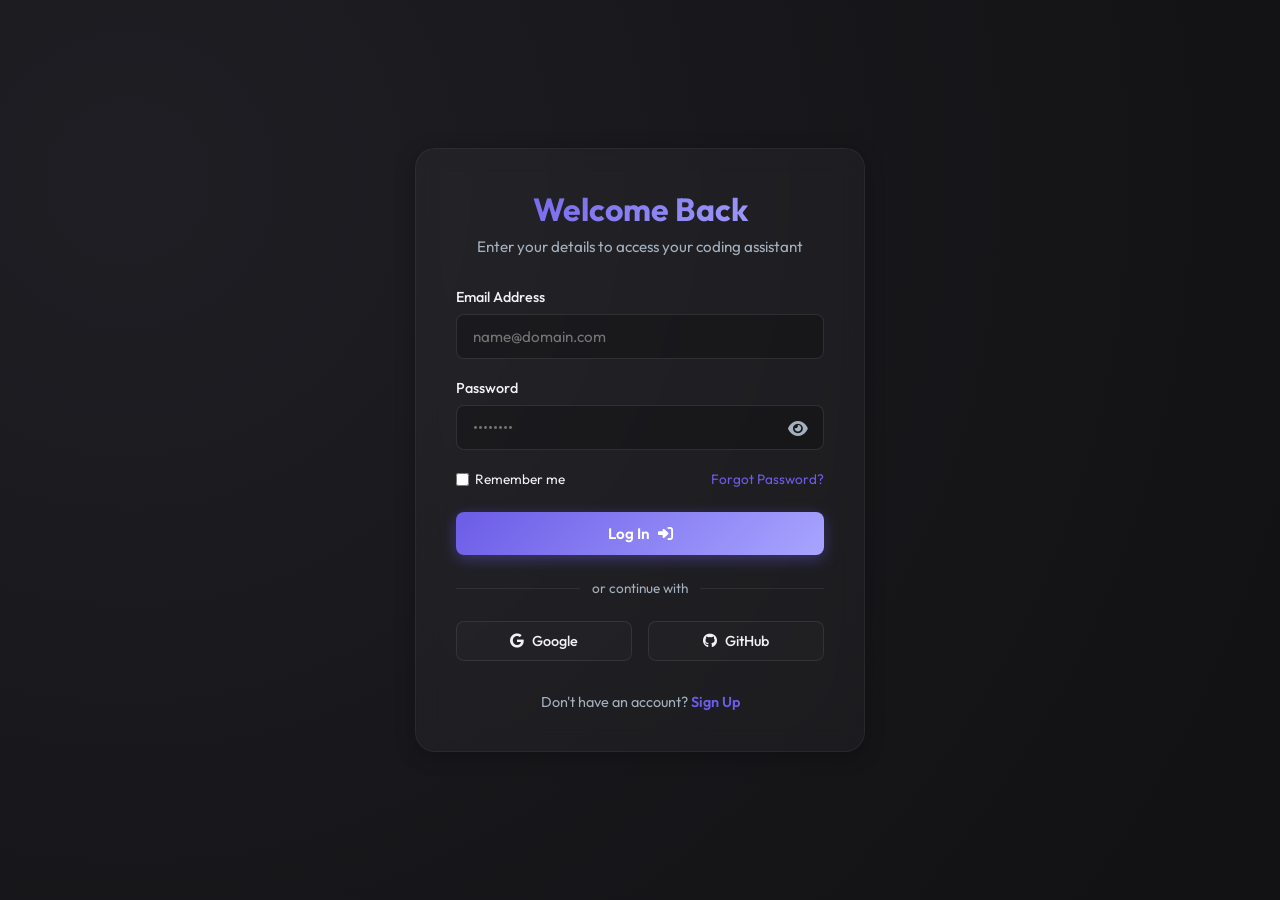
<file: frontend/profile.html>
<!DOCTYPE html>
<html lang="en">
<head>
    <meta charset="UTF-8">
    <meta name="viewport" content="width=device-width, initial-scale=1.0">
    <title>Profile Settings - AgenticCode</title>
    <link rel="stylesheet" href="css/theme.css">
    <link rel="stylesheet" href="css/common.css">
    <link rel="stylesheet" href="css/animations.css">
    <link rel="stylesheet" href="css/profile.css">
    <link rel="stylesheet" href="https://cdnjs.cloudflare.com/ajax/libs/font-awesome/6.4.0/css/all.min.css">
</head>
<body>
    <div class="animated-blobs">
        <div class="blob blob-1"></div>
        <div class="blob blob-2"></div>
    </div>

    <div class="app-container">
        <!-- Sidebar Navigation -->
        <aside class="sidebar glass-panel">
            <div class="sidebar-logo">
                <i class="fa-solid fa-brain"></i> AgenticCode
            </div>
            
            <ul class="sidebar-menu">
                <li class="sidebar-menu-item">
                    <a href="dashboard.html"><i class="fa-solid fa-chart-line"></i> Dashboard</a>
                </li>
                <li class="sidebar-menu-item">
                    <a href="generate.html"><i class="fa-solid fa-code"></i> Code Generator</a>
                </li>
                <li class="sidebar-menu-item">
                    <a href="review.html"><i class="fa-solid fa-shield-halved"></i> Code Reviewer</a>
                </li>
                <li class="sidebar-menu-item">
                    <a href="explain.html"><i class="fa-solid fa-book"></i> Code Explainer</a>
                </li>
                <li class="sidebar-menu-item">
                    <a href="history.html"><i class="fa-solid fa-clock-rotate-left"></i> History</a>
                </li>
                <li class="sidebar-menu-item active">
                    <a href="profile.html"><i class="fa-solid fa-user"></i> Profile</a>
                </li>
                <li class="sidebar-menu-item">
                    <a href="settings.html"><i class="fa-solid fa-gear"></i> Settings</a>
                </li>
            </ul>

            <ul class="sidebar-menu" style="margin-top: auto;">
                <li class="sidebar-menu-item">
                    <a href="#" onclick="auth.logout()"><i class="fa-solid fa-right-from-bracket" style="color: #ff4757;"></i> Log Out</a>
                </li>
            </ul>
        </aside>

        <!-- Main Content Area -->
        <main class="main-content">
            <!-- Top Navbar -->
            <header class="top-navbar glass-panel">
                <div class="page-title-area">
                    <h2 style="font-size: 1.25rem; font-weight: 700;">My Profile</h2>
                    <p style="font-size: 0.8rem; color: var(--text-muted);">Manage your profile credentials and statistics</p>
                </div>
                
                <div class="nav-actions">
                    <button class="icon-btn" onclick="theme.toggle()" title="Toggle Dark/Light Mode">
                        <i class="fa-solid fa-circle-half-stroke"></i>
                    </button>
                    <img src="data:image/svg+xml;utf8,<svg xmlns='http://www.w3.org/2000/svg' viewBox='0 0 24 24' fill='%23ffffff'><rect width='24' height='24' fill='%233a3f58'/><path d='M12 12c2.21 0 4-1.79 4-4s-1.79-4-4-4-4 1.79-4 4 1.79 4 4 4zm0 2c-2.67 0-8 1.34-8 4v2h16v-2c0-2.66-5.33-4-8-4z'/></svg>" alt="Profile" class="user-avatar">
                </div>
            </header>

            <!-- Profile Content layout -->
            <section class="profile-container">
                <!-- Left profile card -->
                <div class="glass-card profile-card">
                    <div class="profile-avatar-wrapper">
                        <img src="data:image/svg+xml;utf8,<svg xmlns='http://www.w3.org/2000/svg' viewBox='0 0 24 24' fill='%23ffffff'><rect width='24' height='24' fill='%233a3f58'/><path d='M12 12c2.21 0 4-1.79 4-4s-1.79-4-4-4-4 1.79-4 4 1.79 4 4 4zm0 2c-2.67 0-8 1.34-8 4v2h16v-2c0-2.66-5.33-4-8-4z'/></svg>" alt="Avatar" class="profile-avatar">
                        <div class="avatar-edit-btn" id="avatarEditBtn">
                            <i class="fa-solid fa-camera"></i>
                        </div>
                        <input type="file" id="avatarFileInput" accept="image/*" style="display: none;">
                    </div>
                    <button type="button" id="deleteAvatarBtn" class="delete-avatar-btn" style="margin-top: 10px; background: rgba(255, 75, 75, 0.15); color: #ff4b4b; border: 1px solid rgba(255, 75, 75, 0.3); padding: 5px 12px; border-radius: 6px; font-size: 0.8rem; cursor: pointer; transition: all 0.2s ease;">
                        <i class="fa-solid fa-trash-can" style="margin-right: 5px;"></i> Remove Photo
                    </button>

                    <div class="profile-info-group">
                        <h3 class="profile-name user-name-display">Developer</h3>
                        <span class="profile-role">Developer</span>
                        <span id="profile-joined-heading" class="profile-meta">Joined ...</span>
                    </div>

                    <div class="profile-stats-grid">
                        <div class="profile-stat-box">
                            <span id="stat-total-requests" class="profile-stat-value">0</span>
                            <span class="profile-stat-label">Total Requests</span>
                        </div>
                        <div class="profile-stat-box">
                            <span id="stat-code-gens" class="profile-stat-value">0</span>
                            <span class="profile-stat-label">Generations</span>
                        </div>
                        <div class="profile-stat-box" style="margin-top: 12px;">
                            <span id="stat-code-reviews" class="profile-stat-value">0</span>
                            <span class="profile-stat-label">Reviews</span>
                        </div>
                        <div class="profile-stat-box" style="margin-top: 12px;">
                            <span id="stat-code-explains" class="profile-stat-value">0</span>
                            <span class="profile-stat-label">Explanations</span>
                        </div>
                    </div>
                </div>

                <!-- Right profile edit form -->
                <div class="glass-card profile-form-card">
                    <h3 style="font-size: 1.1rem; font-weight: 600; margin-bottom: 24px; padding-bottom: 12px; border-bottom: 1px solid var(--glass-border);">
                        Edit Profile Details
                    </h3>

                    <form id="profile-form">
                        <div class="form-grid">
                            <div class="form-group">
                                <label for="edit-name">Full Name</label>
                                <input type="text" id="edit-name" class="glass-input" required>
                            </div>
                            <div class="form-group">
                                <label for="profile-email">Email Address</label>
                                <input type="email" id="profile-email" class="glass-input" readonly style="opacity: 0.7; cursor: not-allowed;">
                            </div>
                        </div>

                        <div class="form-group" style="margin-top: 10px;">
                            <label>Member Since</label>
                            <span id="joined-date" style="font-size: 0.95rem; font-weight: 500; display: block; padding: 12px 0;">...</span>
                        </div>

                        <h3 style="font-size: 1.1rem; font-weight: 600; margin-top: 32px; margin-bottom: 24px; padding-bottom: 12px; border-bottom: 1px solid var(--glass-border);">
                            Update Password
                        </h3>

                        <div class="form-group">
                            <label for="current-password">Current Password</label>
                            <input type="password" id="current-password" class="glass-input" placeholder="••••••••">
                        </div>

                        <div class="form-grid" style="margin-top: 10px;">
                            <div class="form-group">
                                <label for="new-password">New Password</label>
                                <input type="password" id="new-password" class="glass-input" placeholder="Min. 6 characters">
                            </div>
                            <div class="form-group">
                                <label for="confirm-new-password">Confirm New Password</label>
                                <input type="password" id="confirm-new-password" class="glass-input" placeholder="••••••••">
                            </div>
                        </div>

                        <button type="submit" class="glass-btn" style="margin-top: 24px; float: right;">
                            Save Changes <i class="fa-solid fa-floppy-disk"></i>
                        </button>
                    </form>
                </div>
            </section>
        </main>
    </div>

    <script src="js/theme.js"></script>
    <script src="js/utils.js"></script>
    <script src="js/api.js"></script>
    <script src="js/auth.js"></script>
    <script src="js/profile.js"></script>
</body>
</html>
</file>
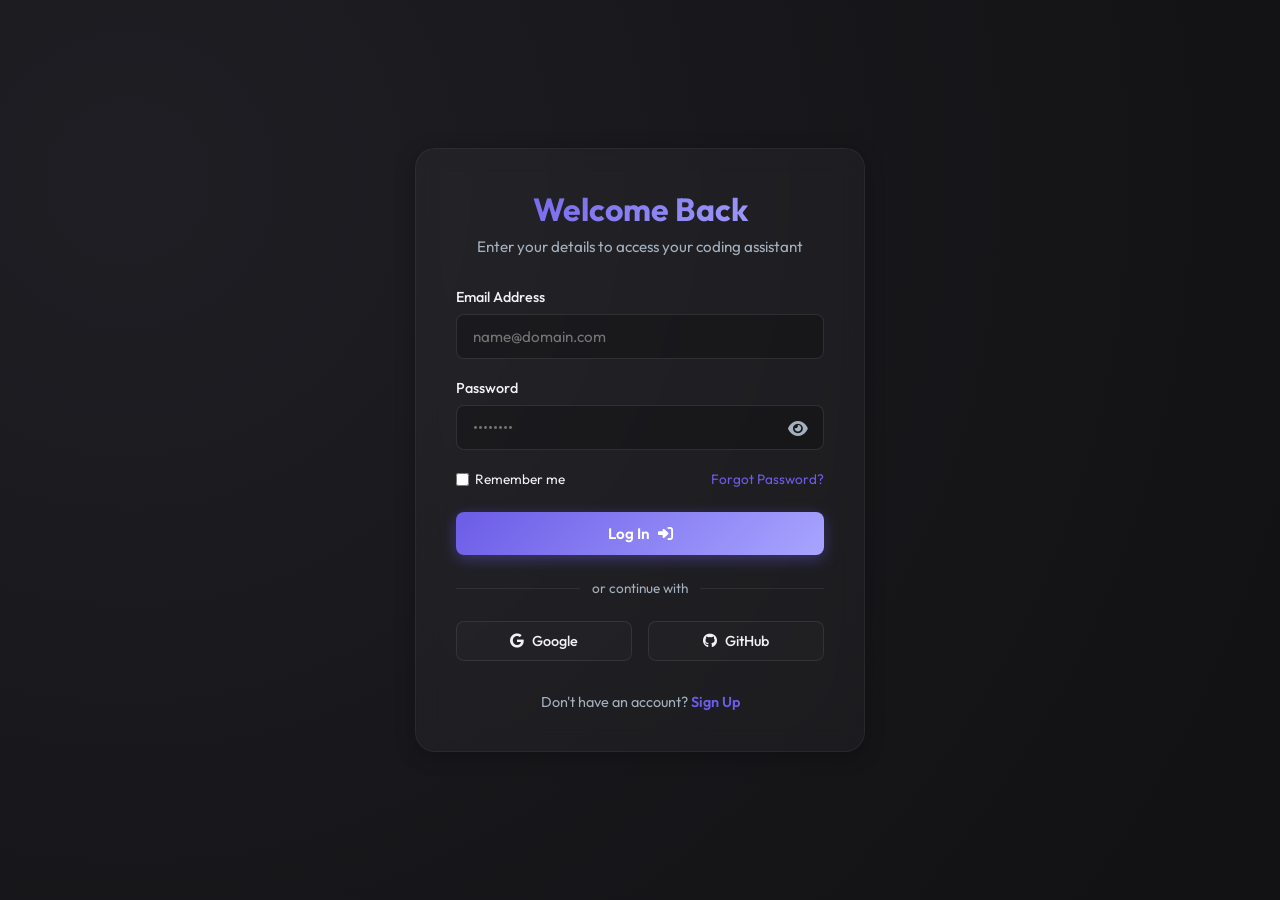
<file: frontend/review.html>
<!DOCTYPE html>
<html lang="en">
<head>
    <meta charset="UTF-8">
    <meta name="viewport" content="width=device-width, initial-scale=1.0">
    <title>Code Reviewer - AgenticCode</title>
    <link rel="stylesheet" href="css/theme.css">
    <link rel="stylesheet" href="css/common.css">
    <link rel="stylesheet" href="css/animations.css">
    <link rel="stylesheet" href="css/review.css">
    <link rel="stylesheet" href="https://cdnjs.cloudflare.com/ajax/libs/font-awesome/6.4.0/css/all.min.css">
</head>
<body>
    <div class="animated-blobs">
        <div class="blob blob-1"></div>
        <div class="blob blob-2"></div>
    </div>

    <div class="app-container">
        <!-- Sidebar Navigation -->
        <aside class="sidebar glass-panel">
            <div class="sidebar-logo">
                <i class="fa-solid fa-brain"></i> AgenticCode
            </div>
            
            <ul class="sidebar-menu">
                <li class="sidebar-menu-item">
                    <a href="dashboard.html"><i class="fa-solid fa-chart-line"></i> Dashboard</a>
                </li>
                <li class="sidebar-menu-item">
                    <a href="generate.html"><i class="fa-solid fa-code"></i> Code Generator</a>
                </li>
                <li class="sidebar-menu-item active">
                    <a href="review.html"><i class="fa-solid fa-shield-halved"></i> Code Reviewer</a>
                </li>
                <li class="sidebar-menu-item">
                    <a href="explain.html"><i class="fa-solid fa-book"></i> Code Explainer</a>
                </li>
                <li class="sidebar-menu-item">
                    <a href="history.html"><i class="fa-solid fa-clock-rotate-left"></i> History</a>
                </li>
                <li class="sidebar-menu-item">
                    <a href="profile.html"><i class="fa-solid fa-user"></i> Profile</a>
                </li>
                <li class="sidebar-menu-item">
                    <a href="settings.html"><i class="fa-solid fa-gear"></i> Settings</a>
                </li>
            </ul>

            <ul class="sidebar-menu" style="margin-top: auto;">
                <li class="sidebar-menu-item">
                    <a href="#" onclick="auth.logout()"><i class="fa-solid fa-right-from-bracket" style="color: #ff4757;"></i> Log Out</a>
                </li>
            </ul>
        </aside>

        <!-- Main Content Area -->
        <main class="main-content">
            <!-- Top Navbar -->
            <header class="top-navbar glass-panel">
                <div class="page-title-area">
                    <h2 style="font-size: 1.25rem; font-weight: 700;">Code Reviewer</h2>
                    <p style="font-size: 0.8rem; color: var(--text-muted);">Paste code to identify bugs and security smells</p>
                </div>
                
                <div class="nav-actions">
                    <button class="icon-btn" onclick="theme.toggle()" title="Toggle Dark/Light Mode">
                        <i class="fa-solid fa-circle-half-stroke"></i>
                    </button>
                    <img src="data:image/svg+xml;utf8,<svg xmlns='http://www.w3.org/2000/svg' viewBox='0 0 24 24' fill='%23ffffff'><rect width='24' height='24' fill='%233a3f58'/><path d='M12 12c2.21 0 4-1.79 4-4s-1.79-4-4-4-4 1.79-4 4 1.79 4 4 4zm0 2c-2.67 0-8 1.34-8 4v2h16v-2c0-2.66-5.33-4-8-4z'/></svg>" alt="Profile" class="user-avatar">
                </div>
            </header>

            <!-- Reviewer Layout -->
            <section class="generator-container">
                <!-- Left Input Panel -->
                <div class="glass-card input-panel">
                    <div class="panel-header">
                        <h3 class="panel-title">Source Code Input</h3>
                        <div class="panel-controls">
                            <select id="language-select" class="glass-input" style="padding: 8px 12px; font-size: 0.85rem;">
                                <option value="Java">Java</option>
                                <option value="Python">Python</option>
                                <option value="C++">C++</option>
                                <option value="JavaScript">JavaScript</option>
                                <option value="HTML">HTML</option>
                                <option value="CSS">CSS</option>
                                <option value="SQL">SQL</option>
                            </select>
                        </div>
                    </div>

                    <div class="input-area-wrapper">
                        <textarea id="code-input-text" class="requirement-textarea" placeholder="// Paste your source code here for analysis..."></textarea>
                        <span class="char-counter"><span id="char-count">0</span> characters</span>
                    </div>

                    <div style="margin-top: 20px; display: flex; gap: 12px;">
                        <button id="review-btn" class="glass-btn" style="flex: 1;">
                            Review Code <i class="fa-solid fa-shield-halved"></i>
                        </button>
                        <button id="clear-btn" class="glass-btn glass-btn-secondary" style="padding: 12px 18px;" title="Clear input text">
                            <i class="fa-solid fa-eraser"></i>
                        </button>
                    </div>
                </div>

                <!-- Right Report Findings Panel -->
                <div class="glass-card output-panel">
                    <div class="panel-header">
                        <h3 class="panel-title">Review Findings</h3>
                        <div class="panel-controls">
                            <button id="copy-report-btn" class="terminal-btn"><i class="fa-solid fa-copy"></i> Copy Report</button>
                            <button id="download-report-btn" class="terminal-btn"><i class="fa-solid fa-download"></i> Download</button>
                        </div>
                    </div>

                    <div id="report-container" style="flex: 1; overflow-y: auto; padding-right: 8px;">
                        <div style="color: var(--text-muted);">// Paste code and click Review Code to view report findings...</div>
                    </div>
                </div>
            </section>
        </main>
    </div>

    <script src="js/theme.js"></script>
    <script src="js/utils.js"></script>
    <script src="js/api.js"></script>
    <script src="js/auth.js"></script>
    <script src="js/review.js"></script>
</body>
</html>
</file>
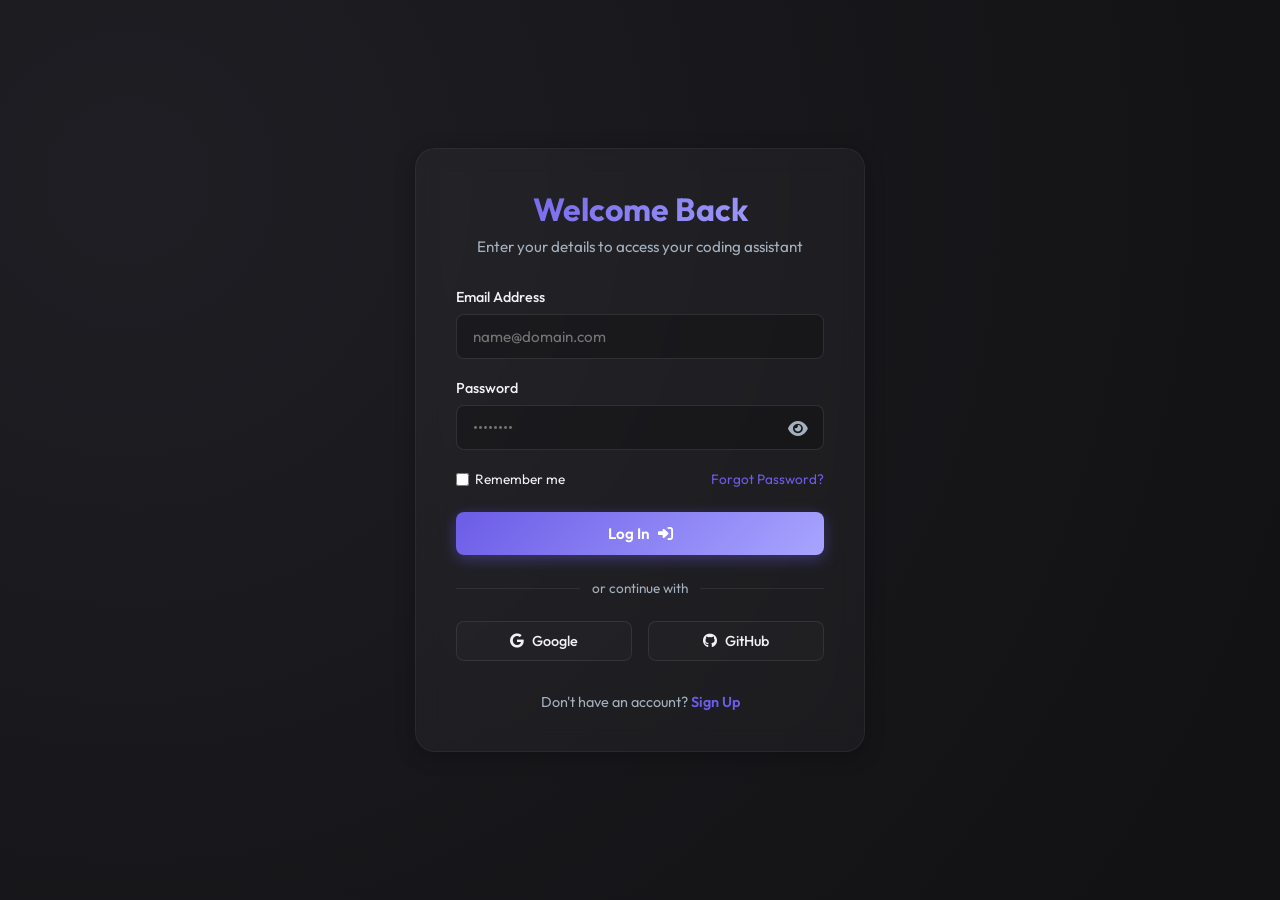
<file: frontend/settings.html>
<!DOCTYPE html>
<html lang="en">
<head>
    <meta charset="UTF-8">
    <meta name="viewport" content="width=device-width, initial-scale=1.0">
    <title>Application Settings - AgenticCode</title>
    <link rel="stylesheet" href="css/theme.css">
    <link rel="stylesheet" href="css/common.css">
    <link rel="stylesheet" href="css/animations.css">
    <link rel="stylesheet" href="css/settings.css">
    <link rel="stylesheet" href="https://cdnjs.cloudflare.com/ajax/libs/font-awesome/6.4.0/css/all.min.css">
</head>
<body>
    <div class="animated-blobs">
        <div class="blob blob-1"></div>
        <div class="blob blob-2"></div>
    </div>

    <div class="app-container">
        <!-- Sidebar Navigation -->
        <aside class="sidebar glass-panel">
            <div class="sidebar-logo">
                <i class="fa-solid fa-brain"></i> AgenticCode
            </div>
            
            <ul class="sidebar-menu">
                <li class="sidebar-menu-item">
                    <a href="dashboard.html"><i class="fa-solid fa-chart-line"></i> Dashboard</a>
                </li>
                <li class="sidebar-menu-item">
                    <a href="generate.html"><i class="fa-solid fa-code"></i> Code Generator</a>
                </li>
                <li class="sidebar-menu-item">
                    <a href="review.html"><i class="fa-solid fa-shield-halved"></i> Code Reviewer</a>
                </li>
                <li class="sidebar-menu-item">
                    <a href="explain.html"><i class="fa-solid fa-book"></i> Code Explainer</a>
                </li>
                <li class="sidebar-menu-item">
                    <a href="history.html"><i class="fa-solid fa-clock-rotate-left"></i> History</a>
                </li>
                <li class="sidebar-menu-item">
                    <a href="profile.html"><i class="fa-solid fa-user"></i> Profile</a>
                </li>
                <li class="sidebar-menu-item active">
                    <a href="settings.html"><i class="fa-solid fa-gear"></i> Settings</a>
                </li>
            </ul>

            <ul class="sidebar-menu" style="margin-top: auto;">
                <li class="sidebar-menu-item">
                    <a href="#" onclick="auth.logout()"><i class="fa-solid fa-right-from-bracket" style="color: #ff4757;"></i> Log Out</a>
                </li>
            </ul>
        </aside>

        <!-- Main Content Area -->
        <main class="main-content">
            <!-- Top Navbar -->
            <header class="top-navbar glass-panel">
                <div class="page-title-area">
                    <h2 style="font-size: 1.25rem; font-weight: 700;">Settings</h2>
                    <p style="font-size: 0.8rem; color: var(--text-muted);">Adjust application preferences and connection parameters</p>
                </div>
                
                <div class="nav-actions">
                    <button class="icon-btn" onclick="theme.toggle()" title="Toggle Dark/Light Mode">
                        <i class="fa-solid fa-circle-half-stroke"></i>
                    </button>
                    <img src="data:image/svg+xml;utf8,<svg xmlns='http://www.w3.org/2000/svg' viewBox='0 0 24 24' fill='%23ffffff'><rect width='24' height='24' fill='%233a3f58'/><path d='M12 12c2.21 0 4-1.79 4-4s-1.79-4-4-4-4 1.79-4 4 1.79 4 4 4zm0 2c-2.67 0-8 1.34-8 4v2h16v-2c0-2.66-5.33-4-8-4z'/></svg>" alt="Profile" class="user-avatar">
                </div>
            </header>

            <!-- Settings layout body -->
            <section style="display: flex; flex-direction: column; gap: 24px; max-width: 800px;">
                <!-- Theme Preferences -->
                <div class="glass-card" style="padding: 24px;">
                    <h3 style="font-size: 1.1rem; font-weight: 600; margin-bottom: 20px;">UI Configuration</h3>
                    
                    <div class="settings-section">
                        <div class="settings-row">
                            <div class="settings-info">
                                <span class="settings-title">Light Theme Mode</span>
                                <span class="settings-desc">Switch between light glass elements and dark high-contrast screens</span>
                            </div>
                            <label class="switch">
                                <input type="checkbox" id="theme-toggle-switch">
                                <span class="slider"></span>
                            </label>
                        </div>
                        <div class="settings-row">
                            <div class="settings-info">
                                <span class="settings-title">Email Reports</span>
                                <span class="settings-desc">Send weekly reviews of code logs directly to your email address</span>
                            </div>
                            <label class="switch">
                                <input type="checkbox" checked onclick="utils.showToast('Notification preference toggled', 'info')">
                                <span class="slider"></span>
                            </label>
                        </div>
                    </div>
                </div>

                <!-- API Connectivity Status -->
                <div class="glass-card api-status-card">
                    <div class="settings-info">
                        <span class="settings-title">Backend API Status</span>
                        <span class="settings-desc">Checks connection state with Spring Boot server at http://localhost:8080</span>
                    </div>

                    <div class="status-indicator">
                        <span id="api-status-dot" class="status-dot offline"></span>
                        <span id="api-status-text">Checking connection...</span>
                    </div>
                </div>
            </section>
        </main>
    </div>

    <script src="js/theme.js"></script>
    <script src="js/utils.js"></script>
    <script src="js/api.js"></script>
    <script src="js/auth.js"></script>
    <script src="js/settings.js"></script>
</body>
</html>
</file>
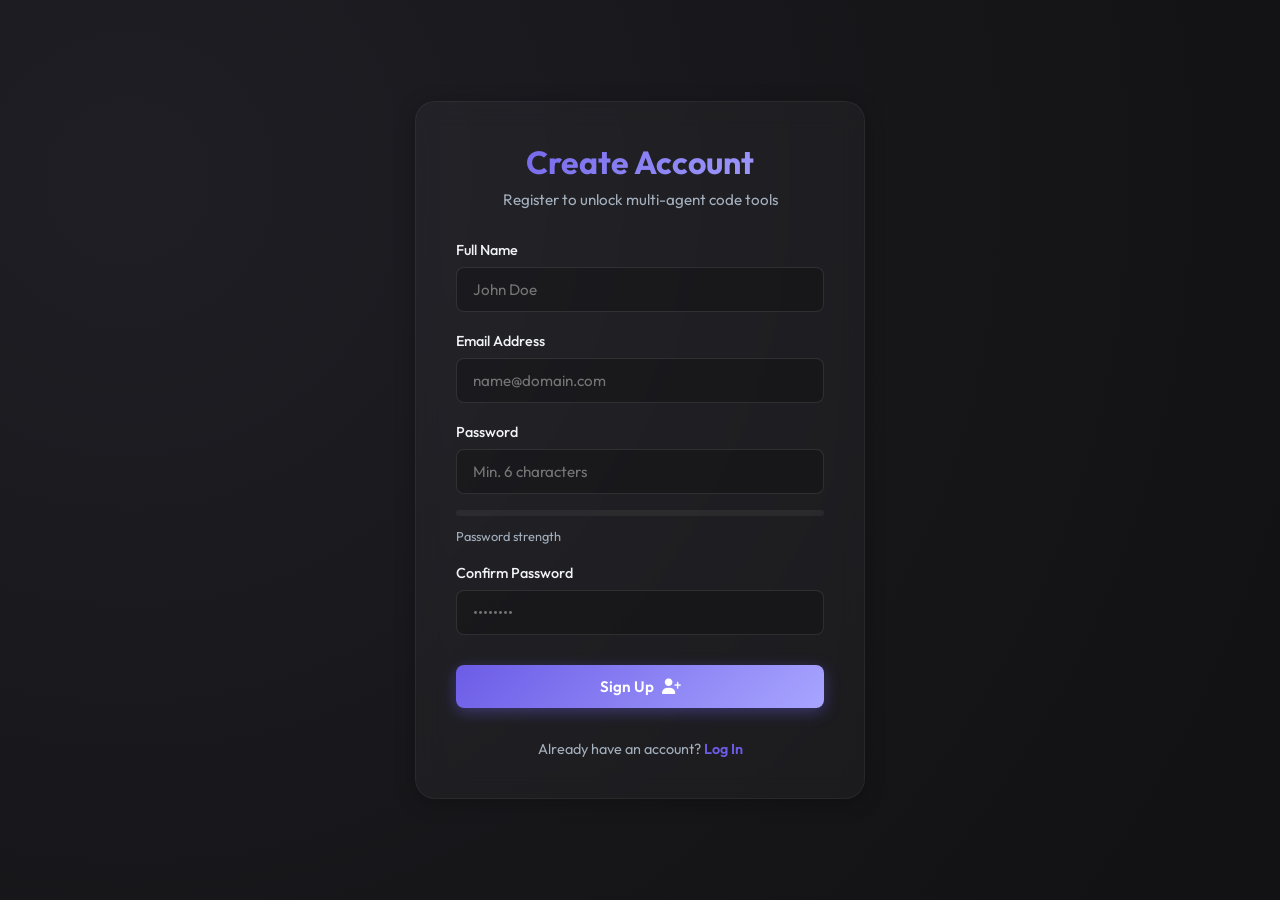
<file: frontend/signup.html>
<!DOCTYPE html>
<html lang="en">
<head>
    <meta charset="UTF-8">
    <meta name="viewport" content="width=device-width, initial-scale=1.0">
    <title>Sign Up - AgenticCode</title>
    <link rel="stylesheet" href="css/theme.css">
    <link rel="stylesheet" href="css/common.css">
    <link rel="stylesheet" href="css/animations.css">
    <link rel="stylesheet" href="css/signup.css">
    <link rel="stylesheet" href="https://cdnjs.cloudflare.com/ajax/libs/font-awesome/6.4.0/css/all.min.css">
</head>
<body>
    <div class="animated-blobs">
        <div class="blob blob-1"></div>
        <div class="blob blob-2"></div>
    </div>

    <div class="auth-wrapper">
        <div class="glass-card auth-card fade-in">
            <div class="auth-header">
                <h1>Create Account</h1>
                <p>Register to unlock multi-agent code tools</p>
            </div>

            <form id="signup-form">
                <div class="form-group">
                    <label for="name">Full Name</label>
                    <input type="text" id="name" class="glass-input" placeholder="John Doe" required>
                </div>

                <div class="form-group">
                    <label for="email">Email Address</label>
                    <input type="email" id="email" class="glass-input" placeholder="name@domain.com" required>
                </div>

                <div class="form-group">
                    <label for="password">Password</label>
                    <input type="password" id="password" class="glass-input" placeholder="Min. 6 characters" required>
                    <div class="strength-meter">
                        <div id="strength-bar" class="strength-bar"></div>
                    </div>
                    <span id="strength-label" class="strength-label">Password strength</span>
                </div>

                <div class="form-group">
                    <label for="confirm-password">Confirm Password</label>
                    <input type="password" id="confirm-password" class="glass-input" placeholder="••••••••" required>
                </div>

                <button type="submit" class="glass-btn" style="width: 100%; margin-top: 10px;">
                    Sign Up <i class="fa-solid fa-user-plus"></i>
                </button>
            </form>

            <div class="auth-footer">
                Already have an account? <a href="login.html">Log In</a>
            </div>
        </div>
    </div>

    <script src="js/theme.js"></script>
    <script src="js/utils.js"></script>
    <script src="js/api.js"></script>
    <script src="js/validation.js"></script>
    <script src="js/auth.js"></script>
    <script>
        document.addEventListener('DOMContentLoaded', () => {
            const form = document.getElementById('signup-form');
            const pwInput = document.getElementById('password');
            const confirmPwInput = document.getElementById('confirm-password');
            const strengthBar = document.getElementById('strength-bar');
            const strengthLabel = document.getElementById('strength-label');

            if (pwInput && strengthBar && strengthLabel) {
                pwInput.addEventListener('input', () => {
                    const strength = validation.calculatePasswordStrength(pwInput.value);
                    strengthBar.style.width = `${strength.score}%`;
                    strengthBar.style.background = strength.color;
                    strengthLabel.textContent = `Strength: ${strength.label}`;
                    strengthLabel.style.color = strength.color;
                });
            }

            if (form) {
                form.addEventListener('submit', async (e) => {
                    e.preventDefault();
                    const name = document.getElementById('name').value.trim();
                    const email = document.getElementById('email').value.trim();
                    const password = pwInput.value;
                    const confirmPassword = confirmPwInput.value;

                    if (!validation.validateEmail(email)) {
                        utils.showToast('Please enter a valid email address', 'error');
                        return;
                    }

                    if (password.length < 6) {
                        utils.showToast('Password must be at least 6 characters long', 'error');
                        return;
                    }

                    if (password !== confirmPassword) {
                        utils.showToast('Passwords do not match!', 'error');
                        return;
                    }

                    try {
                        utils.showLoader();
                        await api.post('/auth/signup', { name, email, password });
                        
                        utils.showToast('Registration successful! Redirecting to login...', 'success');
                        
                        setTimeout(() => {
                            window.location.href = 'login.html';
                        }, 1500);

                    } catch (err) {
                        utils.showToast(err.message || 'Registration failed. Try again.', 'error');
                    } finally {
                        utils.hideLoader();
                    }
                });
            }
        });
    </script>
</body>
</html>
</file>
<file: frontend/css/theme.css>
/* theme.css */
:root, .dark-theme {
    /* Dark Theme Variables (Default) */
    --bg-gradient: radial-gradient(circle at 10% 20%, #1e1e24 0%, #121214 90%);
    --text-color: #f1f2f6;
    --text-muted: #a4b0be;
    
    --glass-bg: rgba(30, 30, 40, 0.45);
    --glass-border: rgba(255, 255, 255, 0.08);
    --glass-shadow: 0 8px 32px 0 rgba(0, 0, 0, 0.37);
    
    --card-bg: rgba(255, 255, 255, 0.03);
    --card-border: rgba(255, 255, 255, 0.05);
    --card-border-hover: rgba(255, 255, 255, 0.15);
    --card-shadow: 0 4px 20px 0 rgba(0, 0, 0, 0.25);
    --card-hover-shadow: 0 8px 30px 0 rgba(0, 0, 0, 0.4);
    
    --accent-color: #6c5ce7;
    --accent-rgb: 108, 92, 231;
    --accent-gradient: linear-gradient(135deg, #6c5ce7 0%, #a8a5ff 100%);
    
    --nav-active: rgba(108, 92, 231, 0.15);
    --nav-hover: rgba(255, 255, 255, 0.05);
}

.light-theme {
    /* Light Theme Variables */
    --bg-gradient: radial-gradient(circle at 10% 20%, #f5f6fa 0%, #e8ecf2 90%);
    --text-color: #2f3542;
    --text-muted: #747d8c;
    
    --glass-bg: rgba(255, 255, 255, 0.6);
    --glass-border: rgba(0, 0, 0, 0.08);
    --glass-shadow: 0 8px 32px 0 rgba(31, 38, 135, 0.15);
    
    --card-bg: rgba(255, 255, 255, 0.45);
    --card-border: rgba(0, 0, 0, 0.05);
    --card-border-hover: rgba(0, 0, 0, 0.15);
    --card-shadow: 0 4px 20px 0 rgba(31, 38, 135, 0.05);
    --card-hover-shadow: 0 8px 30px 0 rgba(31, 38, 135, 0.15);
    
    --accent-color: #5352ed;
    --accent-rgb: 83, 82, 237;
    --accent-gradient: linear-gradient(135deg, #5352ed 0%, #8258ff 100%);
    
    --nav-active: rgba(83, 82, 237, 0.1);
    --nav-hover: rgba(0, 0, 0, 0.03);
}
</file>
<file: frontend/css/common.css>
/* common.css */
@import url('https://fonts.googleapis.com/css2?family=Outfit:wght@300;400;500;600;700;800&family=JetBrains+Mono:wght@400;500&display=swap');

* {
    margin: 0;
    padding: 0;
    box-sizing: border-box;
    font-family: 'Outfit', sans-serif;
}

body {
    background: var(--bg-gradient);
    color: var(--text-color);
    min-height: 100vh;
    overflow-x: hidden;
    transition: background 0.5s ease, color 0.3s ease;
}

/* Glassmorphism utility classes */
.glass-panel {
    background: var(--glass-bg);
    backdrop-filter: blur(16px);
    -webkit-backdrop-filter: blur(16px);
    border: 1px solid var(--glass-border);
    box-shadow: var(--glass-shadow);
    border-radius: 16px;
}

.glass-card {
    background: var(--card-bg);
    backdrop-filter: blur(12px);
    -webkit-backdrop-filter: blur(12px);
    border: 1px solid var(--card-border);
    box-shadow: var(--card-shadow);
    border-radius: 16px;
    transition: transform 0.3s cubic-bezier(0.4, 0, 0.2, 1), box-shadow 0.3s ease, border-color 0.3s ease;
}

.glass-card:hover {
    transform: translateY(-5px);
    box-shadow: var(--card-hover-shadow);
    border-color: var(--card-border-hover);
}

/* Input Fields styling */
.glass-input {
    background: rgba(255, 255, 255, 0.05);
    border: 1px solid rgba(255, 255, 255, 0.1);
    border-radius: 8px;
    padding: 12px 16px;
    color: var(--text-color);
    outline: none;
    transition: all 0.3s ease;
    font-size: 0.95rem;
}

.dark-theme .glass-input {
    background: rgba(0, 0, 0, 0.2);
    border: 1px solid rgba(255, 255, 255, 0.1);
}

.glass-input:focus {
    border-color: var(--accent-color);
    box-shadow: 0 0 10px rgba(var(--accent-rgb), 0.3);
}

/* Button styling */
.glass-btn {
    background: var(--accent-gradient);
    color: #fff;
    border: none;
    border-radius: 8px;
    padding: 12px 24px;
    font-weight: 600;
    cursor: pointer;
    transition: all 0.3s ease;
    display: inline-flex;
    align-items: center;
    justify-content: center;
    gap: 8px;
    box-shadow: 0 4px 15px rgba(var(--accent-rgb), 0.4);
    font-size: 0.95rem;
}

.glass-btn:hover {
    transform: translateY(-2px);
    box-shadow: 0 6px 20px rgba(var(--accent-rgb), 0.6);
}

.glass-btn:active {
    transform: translateY(0);
}

.glass-btn-secondary {
    background: rgba(255, 255, 255, 0.08);
    border: 1px solid rgba(255, 255, 255, 0.15);
    color: var(--text-color);
    box-shadow: none;
}

.glass-btn-secondary:hover {
    background: rgba(255, 255, 255, 0.15);
    border-color: rgba(255, 255, 255, 0.25);
    box-shadow: 0 4px 15px rgba(255, 255, 255, 0.05);
}

/* Sidebar structure */
.app-container {
    display: flex;
    min-height: 100vh;
}

.sidebar {
    width: 260px;
    height: 100vh;
    position: fixed;
    top: 0;
    left: 0;
    z-index: 100;
    padding: 24px 16px;
    display: flex;
    flex-direction: column;
    gap: 32px;
    border-radius: 0 24px 24px 0;
    transition: transform 0.3s ease;
}

.main-content {
    margin-left: 260px;
    flex: 1;
    padding: 32px;
    min-height: 100vh;
    display: flex;
    flex-direction: column;
    gap: 24px;
    transition: margin-left 0.3s ease;
}

/* Header navbar */
.top-navbar {
    display: flex;
    justify-content: space-between;
    align-items: center;
    padding: 16px 24px;
    border-radius: 12px;
}

/* Scrollbar styles */
::-webkit-scrollbar {
    width: 8px;
    height: 8px;
}
::-webkit-scrollbar-track {
    background: rgba(0, 0, 0, 0.05);
}
::-webkit-scrollbar-thumb {
    background: rgba(255, 255, 255, 0.1);
    border-radius: 4px;
}
::-webkit-scrollbar-thumb:hover {
    background: rgba(255, 255, 255, 0.2);
}

/* Custom code display */
code, pre {
    font-family: 'JetBrains Mono', monospace;
}

/* Alert notifications & Toast overlay styling */
#toast-container {
    position: fixed;
    bottom: 24px;
    right: 24px;
    display: flex;
    flex-direction: column;
    gap: 8px;
    z-index: 9999;
}

.toast {
    padding: 16px 24px;
    border-radius: 8px;
    color: white;
    font-weight: 500;
    box-shadow: 0 10px 30px rgba(0, 0, 0, 0.3);
    animation: slideIn 0.3s cubic-bezier(0.4, 0, 0.2, 1) forwards;
    min-width: 250px;
    border-left: 5px solid;
}

.toast.success {
    background: rgba(46, 213, 115, 0.9);
    border-color: #2ed573;
}

.toast.error {
    background: rgba(255, 71, 87, 0.9);
    border-color: #ff4757;
}

.toast.info {
    background: rgba(84, 160, 255, 0.9);
    border-color: #54a0ff;
}

@keyframes slideIn {
    from {
        transform: translateX(100%);
        opacity: 0;
    }
    to {
        transform: translateX(0);
        opacity: 1;
    }
}

/* Global Sidebar logo and elements */
.sidebar-logo {
    display: flex;
    align-items: center;
    gap: 12px;
    font-size: 1.25rem;
    font-weight: 800;
    color: var(--text-color);
}

.sidebar-logo i {
    font-size: 1.5rem;
    background: var(--accent-gradient);
    -webkit-background-clip: text;
    -webkit-text-fill-color: transparent;
}

.sidebar-menu {
    list-style: none;
    display: flex;
    flex-direction: column;
    gap: 8px;
}

.sidebar-menu-item a {
    display: flex;
    align-items: center;
    gap: 12px;
    padding: 12px 16px;
    color: var(--text-color);
    text-decoration: none;
    border-radius: 8px;
    font-weight: 500;
    transition: all 0.2s ease;
}

.sidebar-menu-item a:hover {
    background: var(--nav-hover);
}

.sidebar-menu-item.active a {
    background: var(--nav-active);
    color: var(--accent-color);
    border-left: 4px solid var(--accent-color);
    border-radius: 0 8px 8px 0;
}

.sidebar-menu-item i {
    font-size: 1.1rem;
    width: 20px;
    text-align: center;
}

/* Global User actions in navbar */
.nav-actions {
    display: flex;
    align-items: center;
    gap: 16px;
}

.icon-btn {
    background: rgba(255, 255, 255, 0.05);
    border: 1px solid var(--glass-border);
    color: var(--text-color);
    width: 40px;
    height: 40px;
    border-radius: 50%;
    display: flex;
    align-items: center;
    justify-content: center;
    cursor: pointer;
    transition: all 0.2s ease;
    font-size: 1.1rem;
}

.icon-btn:hover {
    background: rgba(255, 255, 255, 0.12);
}

.user-avatar {
    width: 40px;
    height: 40px;
    border-radius: 50%;
    object-fit: cover;
    border: 2px solid var(--accent-color);
}
</file>
<file: frontend/css/animations.css>
/* animations.css */

/* Floating Animated Blobs */
.animated-blobs {
    position: absolute;
    width: 100%;
    height: 100%;
    top: 0;
    left: 0;
    overflow: hidden;
    z-index: -1;
    pointer-events: none;
}

.blob {
    position: absolute;
    border-radius: 50%;
    filter: blur(80px);
    opacity: 0.15;
    animation: floatBlob 12s infinite alternate ease-in-out;
}

.blob-1 {
    width: 300px;
    height: 300px;
    background: var(--accent-color);
    top: 10%;
    left: 15%;
}

.blob-2 {
    width: 400px;
    height: 400px;
    background: #ff4757;
    bottom: 15%;
    right: 10%;
    animation-delay: 2s;
    animation-duration: 15s;
}

.blob-3 {
    width: 250px;
    height: 250px;
    background: #2ed573;
    top: 60%;
    left: 40%;
    animation-delay: 4s;
    animation-duration: 10s;
}

@keyframes floatBlob {
    0% {
        transform: translate(0px, 0px) scale(1);
    }
    50% {
        transform: translate(30px, -50px) scale(1.1);
    }
    100% {
        transform: translate(-20px, 20px) scale(0.95);
    }
}

/* Spinner loader animation */
.spinner {
    width: 40px;
    height: 40px;
    border: 4px solid rgba(255, 255, 255, 0.1);
    border-top: 4px solid var(--accent-color);
    border-radius: 50%;
    animation: spin 1s linear infinite;
}

@keyframes spin {
    0% { transform: rotate(0deg); }
    100% { transform: rotate(360deg); }
}

/* Fade-in transitions */
.fade-in {
    animation: fadeIn 0.5s ease-out forwards;
}

@keyframes fadeIn {
    from {
        opacity: 0;
        transform: translateY(10px);
    }
    to {
        opacity: 1;
        transform: translateY(0);
    }
}

/* Pulse animation for active highlights */
.pulse-glow {
    animation: pulse 2s infinite alternate;
}

@keyframes pulse {
    0% {
        box-shadow: 0 0 5px rgba(var(--accent-rgb), 0.2);
    }
    100% {
        box-shadow: 0 0 20px rgba(var(--accent-rgb), 0.6);
    }
}

/* Page transition slide details */
.slide-in-right {
    animation: slideInRight 0.4s cubic-bezier(0.25, 0.46, 0.45, 0.94) both;
}

@keyframes slideInRight {
    0% {
        transform: translateX(50px);
        opacity: 0;
    }
    100% {
        transform: translateX(0);
        opacity: 1;
    }
}
</file>
<file: frontend/css/dashboard.css>
/* dashboard.css */
/* Metrics stats widgets */
.metrics-grid {
    display: grid;
    grid-template-columns: repeat(auto-fit, minmax(220px, 1fr));
    gap: 20px;
}

.metric-card {
    padding: 24px;
    display: flex;
    justify-content: space-between;
    align-items: center;
}

.metric-info {
    display: flex;
    flex-direction: column;
    gap: 4px;
}

.metric-title {
    font-size: 0.85rem;
    text-transform: uppercase;
    letter-spacing: 0.5px;
    color: var(--text-muted);
}

.metric-value {
    font-size: 2rem;
    font-weight: 700;
}

.metric-icon {
    width: 50px;
    height: 50px;
    border-radius: 12px;
    display: flex;
    align-items: center;
    justify-content: center;
    font-size: 1.5rem;
}

.color-1 { background: rgba(108, 92, 231, 0.2); color: #6c5ce7; }
.color-2 { background: rgba(9, 132, 227, 0.2); color: #0984e3; }
.color-3 { background: rgba(0, 184, 148, 0.2); color: #00b894; }
.color-4 { background: rgba(225, 112, 85, 0.2); color: #e17055; }

/* Sections */
.dashboard-sections {
    display: grid;
    grid-template-columns: 1.5fr 1fr;
    gap: 24px;
}

@media(max-width: 992px) {
    .dashboard-sections {
        grid-template-columns: 1fr;
    }
}

.section-card {
    padding: 24px;
    display: flex;
    flex-direction: column;
    gap: 20px;
}

.section-header {
    display: flex;
    justify-content: space-between;
    align-items: center;
}

.section-title {
    font-size: 1.1rem;
    font-weight: 600;
}

/* Custom analytics graph columns */
.chart-container {
    height: 240px;
    display: flex;
    align-items: flex-end;
    justify-content: space-around;
    padding-top: 20px;
    border-bottom: 1px solid var(--glass-border);
}

.chart-bar-wrapper {
    display: flex;
    flex-direction: column;
    align-items: center;
    gap: 8px;
    width: 12%;
}

.chart-bar {
    width: 100%;
    background: var(--accent-gradient);
    border-radius: 6px 6px 0 0;
    transition: height 1s ease-out;
}

.chart-bar-label {
    font-size: 0.75rem;
    color: var(--text-muted);
}

/* Activity history list */
.activity-list {
    display: flex;
    flex-direction: column;
    gap: 16px;
}

.activity-item {
    display: flex;
    align-items: center;
    gap: 12px;
    padding: 12px;
    border-radius: 8px;
    background: rgba(255, 255, 255, 0.01);
    border: 1px solid var(--glass-border);
}

.activity-avatar {
    width: 36px;
    height: 36px;
    border-radius: 50%;
    background: rgba(108, 92, 231, 0.1);
    display: flex;
    align-items: center;
    justify-content: center;
    color: var(--accent-color);
}

.activity-details {
    flex: 1;
    display: flex;
    flex-direction: column;
    gap: 2px;
}

.activity-text {
    font-size: 0.85rem;
    font-weight: 500;
}

.activity-time {
    font-size: 0.75rem;
    color: var(--text-muted);
}
</file>
<file: frontend/css/review.css>
/* review.css */
@import url('generate.css');

/* Review reports results layout */
.report-section {
    background: rgba(255, 255, 255, 0.02);
    border: 1px solid var(--glass-border);
    border-radius: 8px;
    padding: 16px;
    margin-bottom: 16px;
}

.report-section-header {
    display: flex;
    align-items: center;
    gap: 12px;
    margin-bottom: 12px;
    font-weight: 600;
}

.report-section-header.bug { color: #ff4757; }
.report-section-header.security { color: #ffa502; }
.report-section-header.perf { color: #2ed573; }
.report-section-header.best-practice { color: #1e90ff; }
.report-section-header.opt-code { color: #2ed573; }

.report-body {
    font-size: 0.9rem;
    line-height: 1.5;
}

.report-body ul {
    list-style-position: inside;
    margin-top: 6px;
    display: flex;
    flex-direction: column;
    gap: 6px;
}
</file>
<file: frontend/css/generate.css>
/* generate.css */
/* Generator layout wrapper */
.generator-container {
    display: grid;
    grid-template-columns: 1fr 1fr;
    gap: 24px;
    height: calc(100vh - 160px);
}

@media(max-width: 992px) {
    .generator-container {
        grid-template-columns: 1fr;
        height: auto;
    }
}

.input-panel, .output-panel {
    display: flex;
    flex-direction: column;
    padding: 24px;
    height: 100%;
    overflow: hidden;
}

.panel-header {
    display: flex;
    justify-content: space-between;
    align-items: center;
    margin-bottom: 20px;
}

.panel-title {
    font-size: 1.1rem;
    font-weight: 600;
}

.panel-controls {
    display: flex;
    gap: 12px;
}

.input-area-wrapper {
    flex: 1;
    display: flex;
    flex-direction: column;
    position: relative;
}

.requirement-textarea {
    width: 100%;
    flex: 1;
    min-height: 250px;
    background: rgba(0, 0, 0, 0.2);
    border: 1px solid var(--glass-border);
    border-radius: 12px;
    padding: 16px;
    color: var(--text-color);
    outline: none;
    resize: none;
    font-size: 0.95rem;
    line-height: 1.5;
    transition: border-color 0.3s ease;
}

.requirement-textarea:focus {
    border-color: var(--accent-color);
}

.char-counter {
    position: absolute;
    bottom: 12px;
    right: 16px;
    font-size: 0.8rem;
    color: var(--text-muted);
}

/* Glowing output code terminal style */
.code-terminal {
    flex: 1;
    background: #0f1015;
    border: 1px solid #1f2335;
    border-radius: 12px;
    padding: 16px;
    overflow-y: auto;
    font-size: 0.9rem;
    color: #a9b1d6;
    position: relative;
    box-shadow: inset 0 0 15px rgba(0,0,0,0.5);
}

.code-terminal pre {
    white-space: pre-wrap;
    word-break: break-all;
    line-height: 1.6;
}

.code-actions-top {
    position: absolute;
    top: 12px;
    right: 12px;
    display: flex;
    gap: 8px;
    opacity: 0;
    transition: opacity 0.3s ease;
    z-index: 10;
}

.code-terminal:hover .code-actions-top {
    opacity: 1;
}

.terminal-btn {
    background: rgba(255, 255, 255, 0.05);
    border: 1px solid rgba(255, 255, 255, 0.1);
    color: #a9b1d6;
    padding: 6px 12px;
    border-radius: 6px;
    font-size: 0.75rem;
    cursor: pointer;
    transition: all 0.2s ease;
    display: flex;
    align-items: center;
    gap: 6px;
}

.terminal-btn:hover {
    background: rgba(255,255,255,0.15);
    color: #fff;
}
</file>
<file: frontend/css/history.css>
/* history.css */
.history-controls {
    display: flex;
    justify-content: space-between;
    align-items: center;
    gap: 16px;
    flex-wrap: wrap;
}

.search-wrapper {
    position: relative;
    max-width: 300px;
    width: 100%;
}

.search-wrapper input {
    width: 100%;
    padding-left: 40px;
}

.search-wrapper i {
    position: absolute;
    left: 14px;
    top: 50%;
    transform: translateY(-50%);
    color: var(--text-muted);
}

.history-table-container {
    width: 100%;
    overflow-x: auto;
}

.history-table {
    width: 100%;
    border-collapse: collapse;
    text-align: left;
    font-size: 0.9rem;
}

.history-table th, .history-table td {
    padding: 16px;
    border-bottom: 1px solid var(--glass-border);
}

.history-table th {
    font-weight: 600;
    color: var(--text-color);
    background: rgba(255, 255, 255, 0.02);
}

.history-table tr:hover {
    background: rgba(255, 255, 255, 0.01);
}

.badge {
    padding: 4px 10px;
    border-radius: 20px;
    font-size: 0.75rem;
    font-weight: 600;
    display: inline-block;
}

.badge.generator { background: rgba(108, 92, 231, 0.15); color: #6c5ce7; }
.badge.reviewer { background: rgba(0, 184, 148, 0.15); color: #00b894; }
.badge.explainer { background: rgba(9, 132, 227, 0.15); color: #0984e3; }

.action-icon-btn {
    background: none;
    border: none;
    color: var(--text-muted);
    cursor: pointer;
    font-size: 1rem;
    transition: color 0.2s ease;
}

.action-icon-btn:hover {
    color: #ff4757;
}

.pagination {
    display: flex;
    justify-content: center;
    align-items: center;
    gap: 8px;
    margin-top: 24px;
}

.page-btn {
    background: rgba(255, 255, 255, 0.05);
    border: 1px solid var(--glass-border);
    color: var(--text-color);
    padding: 8px 12px;
    border-radius: 6px;
    cursor: pointer;
    font-size: 0.85rem;
    transition: all 0.2s ease;
}

.page-btn:hover:not(:disabled) {
    background: var(--accent-gradient);
    color: white;
}

.page-btn:disabled {
    opacity: 0.5;
    cursor: not-allowed;
}

.page-info {
    font-size: 0.85rem;
    color: var(--text-muted);
}
</file>
<file: frontend/css/login.css>
/* login.css */
.auth-wrapper {
    display: flex;
    justify-content: center;
    align-items: center;
    min-height: 100vh;
    padding: 20px;
    background: var(--bg-gradient);
    position: relative;
}

.auth-card {
    width: 100%;
    max-width: 450px;
    padding: 40px;
    border-radius: 20px;
}

.auth-header {
    text-align: center;
    margin-bottom: 32px;
}

.auth-header h1 {
    font-size: 2rem;
    font-weight: 700;
    background: var(--accent-gradient);
    -webkit-background-clip: text;
    -webkit-text-fill-color: transparent;
    margin-bottom: 8px;
}

.auth-header p {
    color: var(--text-muted);
    font-size: 0.95rem;
}

.form-group {
    display: flex;
    flex-direction: column;
    gap: 8px;
    margin-bottom: 20px;
}

.form-group label {
    font-size: 0.9rem;
    font-weight: 500;
    color: var(--text-color);
}

.password-input-wrapper {
    position: relative;
    display: flex;
    width: 100%;
}

.password-input-wrapper input {
    width: 100%;
    padding-right: 48px;
}

.toggle-password {
    position: absolute;
    right: 16px;
    top: 50%;
    transform: translateY(-50%);
    cursor: pointer;
    color: var(--text-muted);
    font-size: 1.1rem;
    background: none;
    border: none;
    outline: none;
}

.auth-options {
    display: flex;
    justify-content: space-between;
    align-items: center;
    font-size: 0.85rem;
    margin-bottom: 24px;
}

.remember-me {
    display: flex;
    align-items: center;
    gap: 6px;
    cursor: pointer;
}

.forgot-password {
    color: var(--accent-color);
    text-decoration: none;
    transition: opacity 0.2s ease;
}

.forgot-password:hover {
    opacity: 0.8;
}

.oauth-divider {
    display: flex;
    align-items: center;
    text-align: center;
    color: var(--text-muted);
    font-size: 0.85rem;
    margin: 24px 0;
}

.oauth-divider::before, .oauth-divider::after {
    content: '';
    flex: 1;
    border-bottom: 1px solid var(--glass-border);
}

.oauth-divider:not(:empty)::before {
    margin-right: 12px;
}

.oauth-divider:not(:empty)::after {
    margin-left: 12px;
}

.oauth-buttons {
    display: grid;
    grid-template-columns: 1fr 1fr;
    gap: 16px;
}

.oauth-btn {
    display: flex;
    align-items: center;
    justify-content: center;
    gap: 8px;
    padding: 10px;
    border-radius: 8px;
    border: 1px solid var(--glass-border);
    background: rgba(255, 255, 255, 0.02);
    color: var(--text-color);
    cursor: pointer;
    font-size: 0.9rem;
    font-weight: 500;
    transition: all 0.3s ease;
}

.oauth-btn:hover {
    background: rgba(255, 255, 255, 0.08);
    border-color: rgba(255, 255, 255, 0.15);
}

.auth-footer {
    text-align: center;
    margin-top: 32px;
    font-size: 0.9rem;
    color: var(--text-muted);
}

.auth-footer a {
    color: var(--accent-color);
    text-decoration: none;
    font-weight: 600;
}

.auth-footer a:hover {
    text-decoration: underline;
}
</file>
<file: frontend/css/profile.css>
/* profile.css */
.profile-container {
    display: grid;
    grid-template-columns: 1fr 2fr;
    gap: 24px;
}

@media(max-width: 768px) {
    .profile-container {
        grid-template-columns: 1fr;
    }
}

.profile-card {
    padding: 32px 24px;
    display: flex;
    flex-direction: column;
    align-items: center;
    text-align: center;
    gap: 20px;
}

.profile-avatar-wrapper {
    position: relative;
    width: 120px;
    height: 120px;
}

.profile-avatar {
    width: 100%;
    height: 100%;
    border-radius: 50%;
    object-fit: cover;
    border: 4px solid var(--accent-color);
    box-shadow: 0 8px 24px rgba(var(--accent-rgb), 0.3);
}

.avatar-edit-btn {
    position: absolute;
    bottom: 0;
    right: 0;
    background: var(--accent-gradient);
    color: white;
    width: 36px;
    height: 36px;
    border-radius: 50%;
    display: flex;
    align-items: center;
    justify-content: center;
    cursor: pointer;
    border: 2px solid var(--bg-gradient);
    font-size: 0.9rem;
    transition: all 0.2s ease;
}

.avatar-edit-btn:hover {
    transform: scale(1.1);
}

.profile-info-group {
    display: flex;
    flex-direction: column;
    gap: 4px;
}

.profile-name {
    font-size: 1.4rem;
    font-weight: 700;
}

.profile-role {
    font-size: 0.85rem;
    font-weight: 600;
    color: var(--accent-color);
    text-transform: uppercase;
    letter-spacing: 1px;
}

.profile-meta {
    font-size: 0.85rem;
    color: var(--text-muted);
}

.profile-stats-grid {
    display: grid;
    grid-template-columns: 1fr 1fr;
    gap: 16px;
    width: 100%;
    margin-top: 16px;
    border-top: 1px solid var(--glass-border);
    padding-top: 20px;
}

.profile-stat-box {
    display: flex;
    flex-direction: column;
    gap: 4px;
}

.profile-stat-value {
    font-size: 1.5rem;
    font-weight: 700;
}

.profile-stat-label {
    font-size: 0.75rem;
    color: var(--text-muted);
}

.profile-form-card {
    padding: 32px;
}

.form-grid {
    display: grid;
    grid-template-columns: 1fr 1fr;
    gap: 20px;
}

@media(max-width: 576px) {
    .form-grid {
        grid-template-columns: 1fr;
    }
}
</file>
<file: frontend/css/settings.css>
/* settings.css */
.settings-section {
    display: flex;
    flex-direction: column;
    gap: 20px;
}

.settings-row {
    display: flex;
    justify-content: space-between;
    align-items: center;
    padding: 16px 0;
    border-bottom: 1px solid var(--glass-border);
}

.settings-row:last-child {
    border-bottom: none;
}

.settings-info {
    display: flex;
    flex-direction: column;
    gap: 4px;
    max-width: 70%;
}

.settings-title {
    font-size: 1rem;
    font-weight: 600;
}

.settings-desc {
    font-size: 0.85rem;
    color: var(--text-muted);
}

/* Custom switch toggle styling */
.switch {
    position: relative;
    display: inline-block;
    width: 50px;
    height: 26px;
}

.switch input {
    opacity: 0;
    width: 0;
    height: 0;
}

.slider {
    position: absolute;
    cursor: pointer;
    top: 0;
    left: 0;
    right: 0;
    bottom: 0;
    background-color: rgba(255, 255, 255, 0.1);
    border: 1px solid var(--glass-border);
    transition: .4s;
    border-radius: 34px;
}

.slider:before {
    position: absolute;
    content: "";
    height: 18px;
    width: 18px;
    left: 3px;
    bottom: 3px;
    background-color: white;
    transition: .4s;
    border-radius: 50%;
}

input:checked + .slider {
    background: var(--accent-gradient);
}

input:checked + .slider:before {
    transform: translateX(24px);
}

/* API status panel indicators */
.api-status-card {
    padding: 24px;
    display: flex;
    align-items: center;
    justify-content: space-between;
}

.status-indicator {
    display: flex;
    align-items: center;
    gap: 8px;
    font-weight: 600;
    font-size: 0.95rem;
}

.status-dot {
    width: 12px;
    height: 12px;
    border-radius: 50%;
    display: inline-block;
}

.status-dot.online {
    background: #2ed573;
    box-shadow: 0 0 10px rgba(46, 213, 115, 0.6);
}

.status-dot.offline {
    background: #ff4757;
    box-shadow: 0 0 10px rgba(255, 71, 87, 0.6);
}
</file>
<file: frontend/css/signup.css>
/* signup.css */
@import url('login.css');

/* Password Strength Meter */
.strength-meter {
    height: 6px;
    background: rgba(255, 255, 255, 0.05);
    border-radius: 3px;
    margin-top: 8px;
    overflow: hidden;
    position: relative;
}

.strength-bar {
    height: 100%;
    width: 0%;
    background: #ff4757;
    transition: width 0.3s ease, background 0.3s ease;
}

.strength-label {
    font-size: 0.8rem;
    margin-top: 4px;
    display: block;
    color: var(--text-muted);
}
</file>
